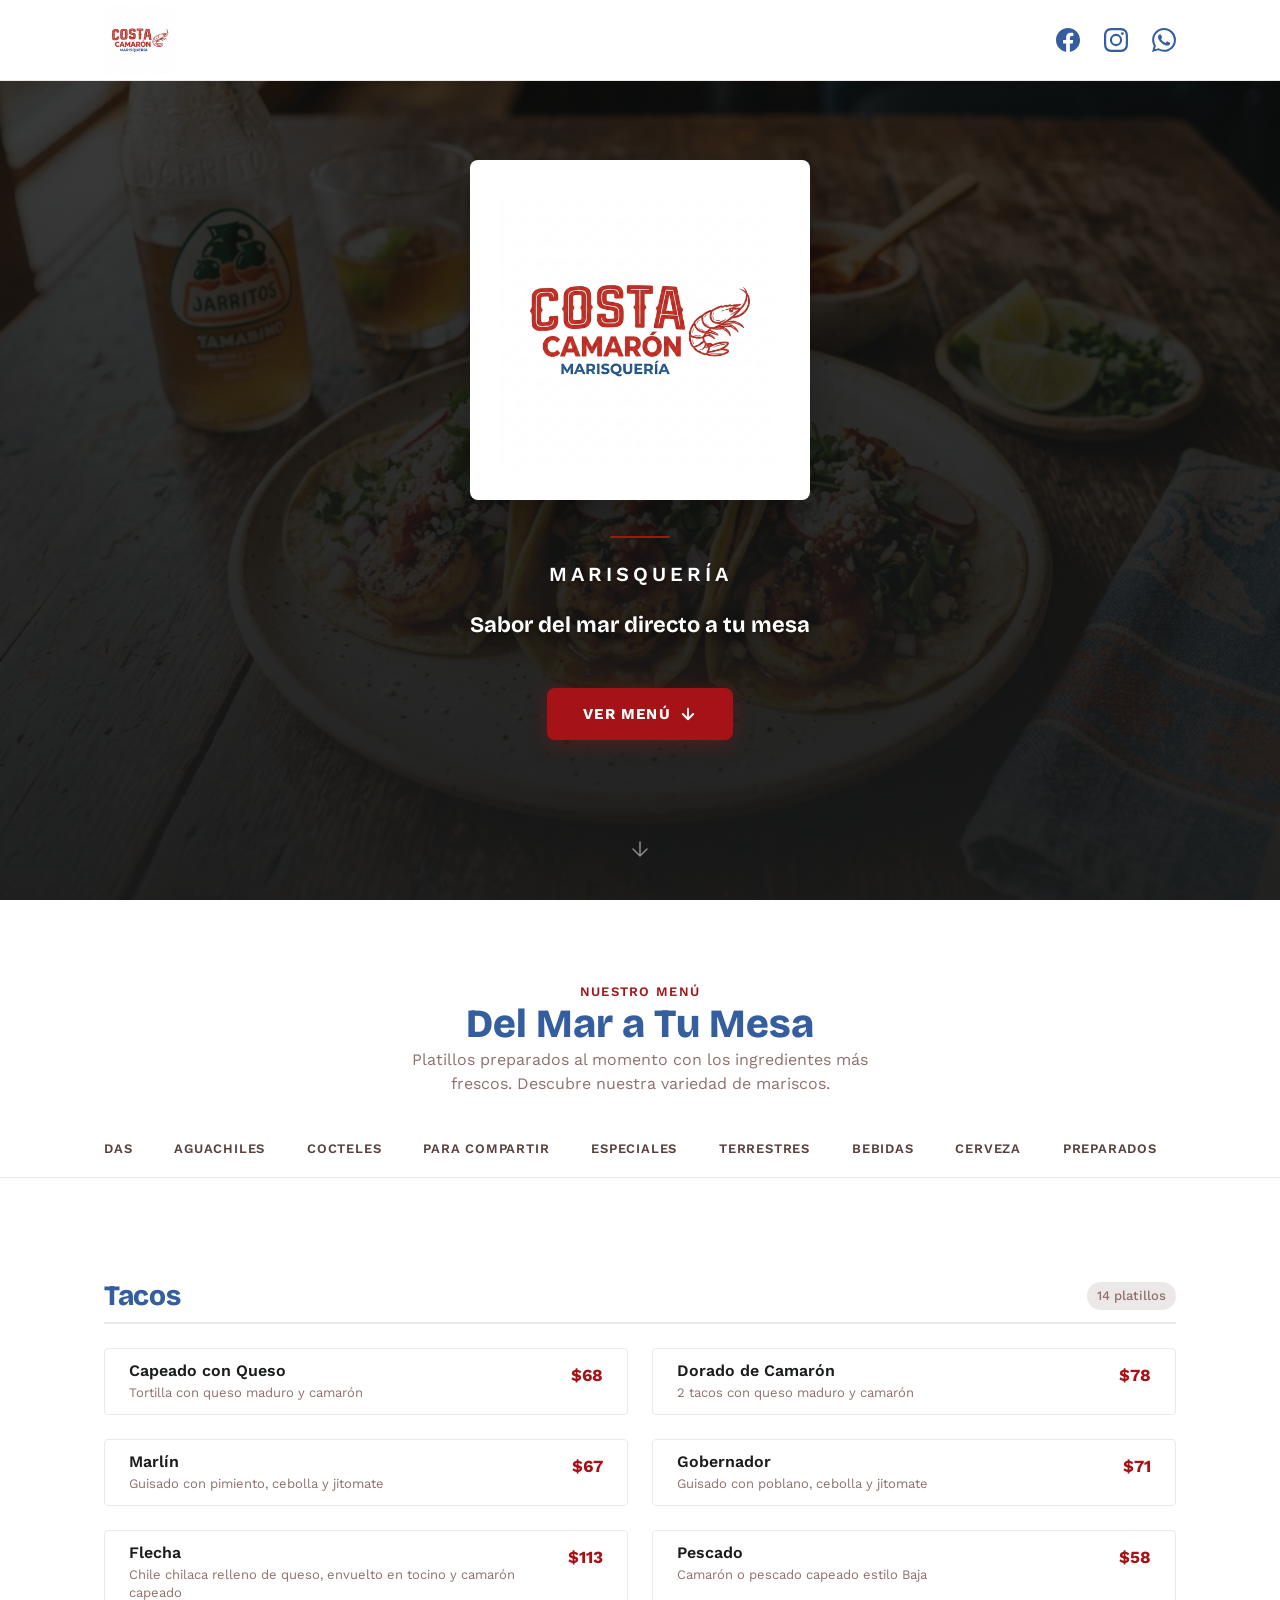
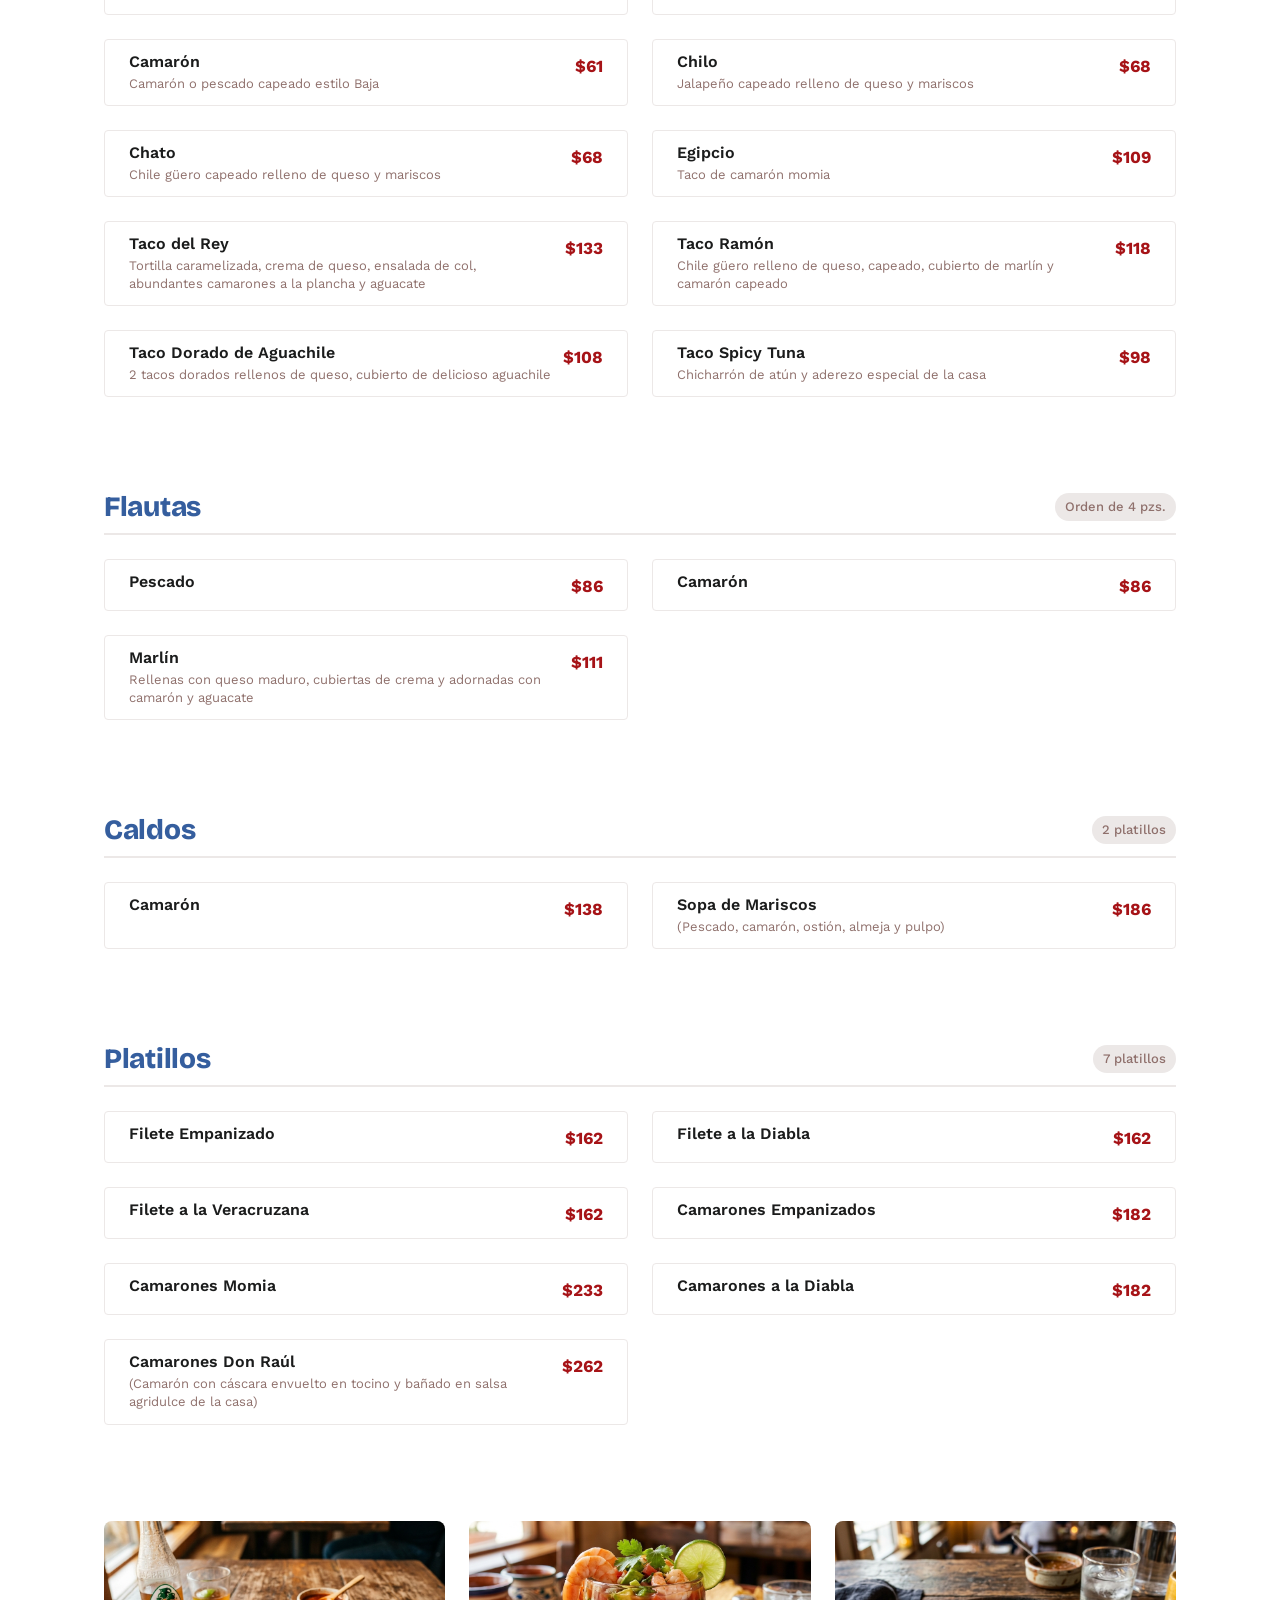
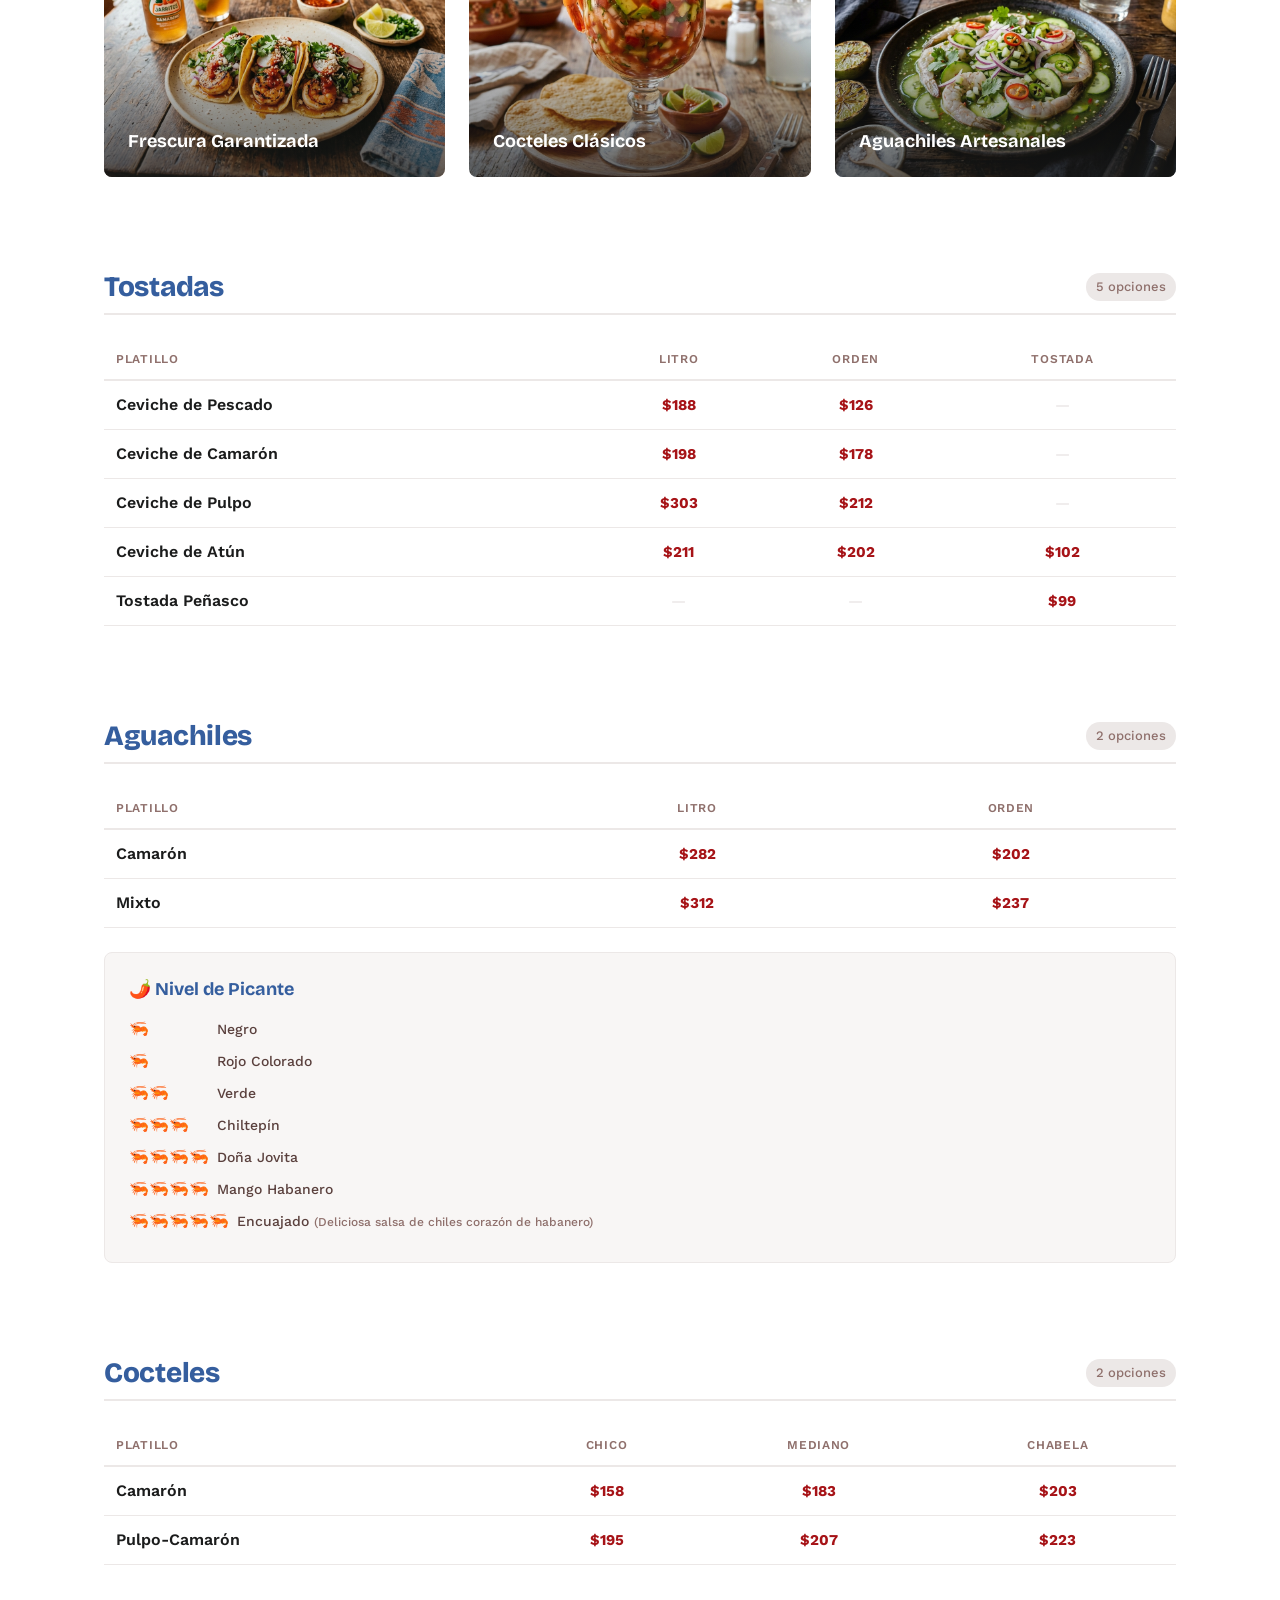
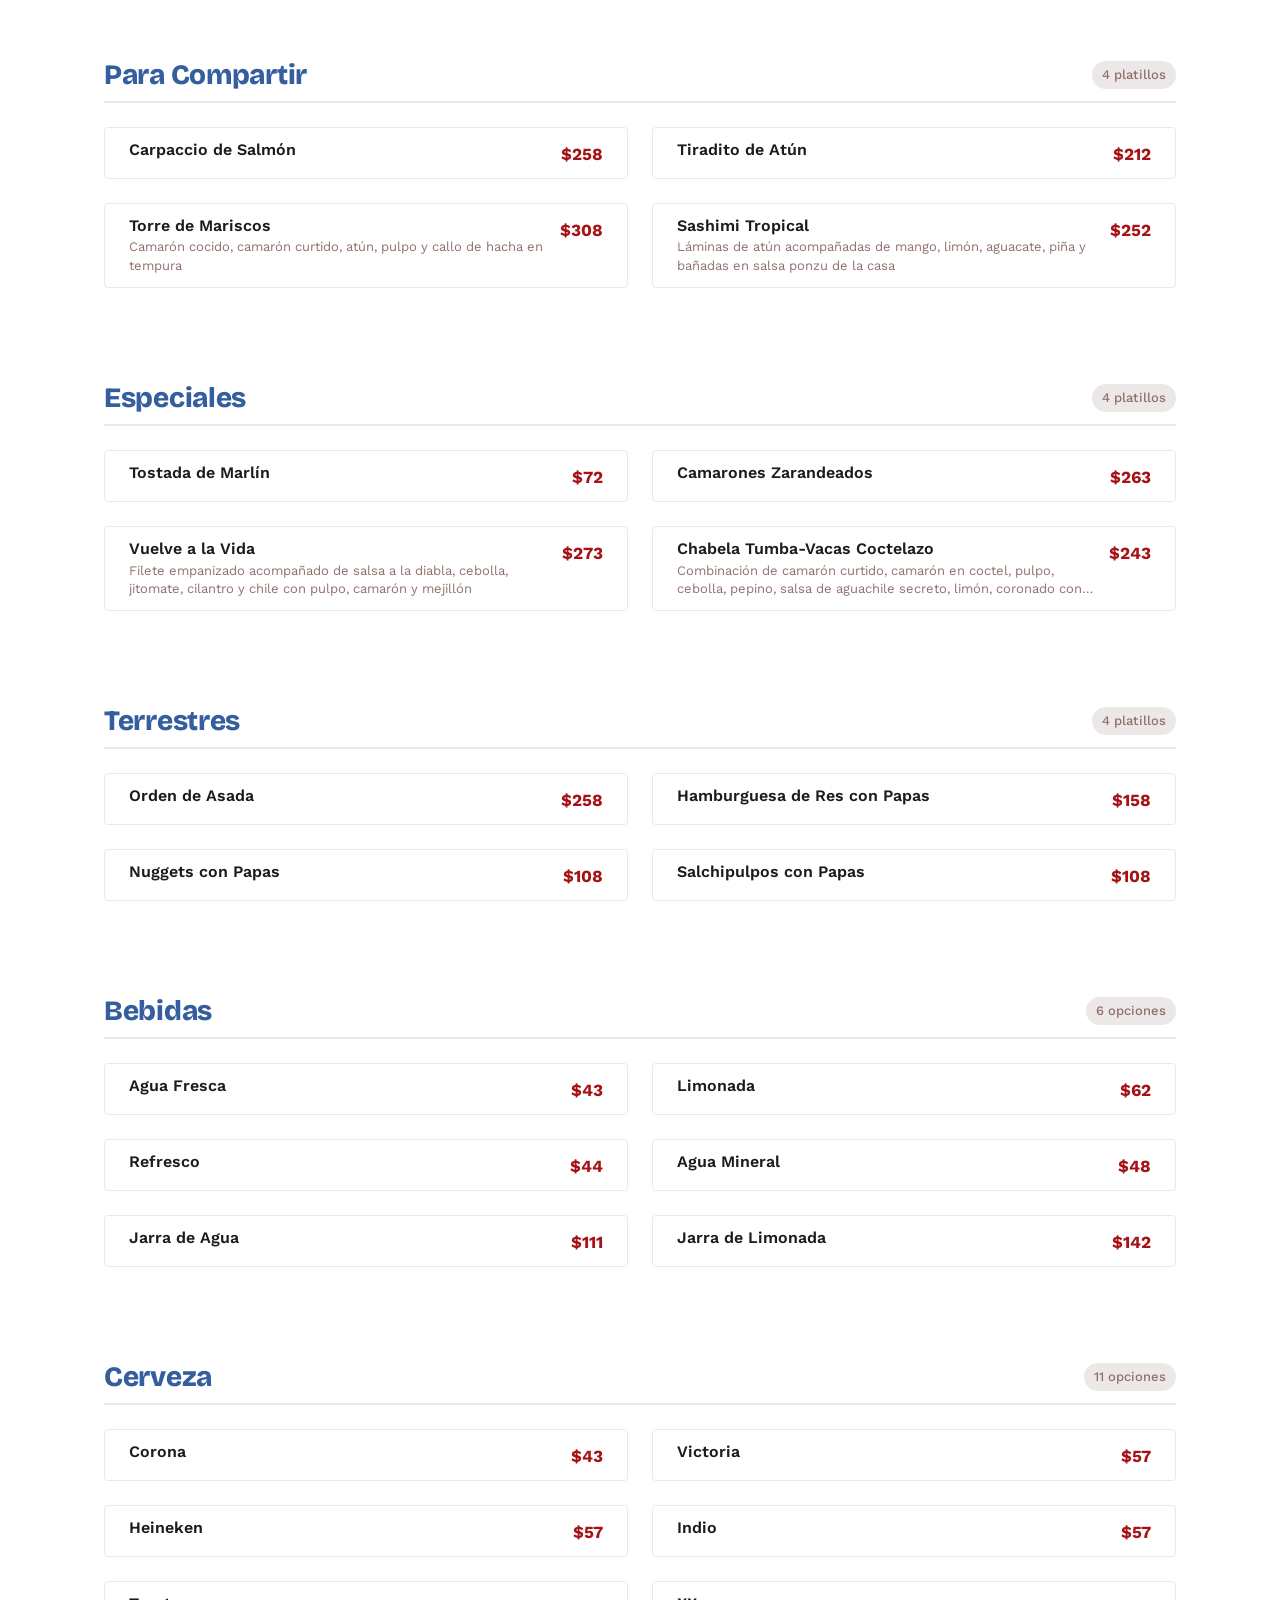
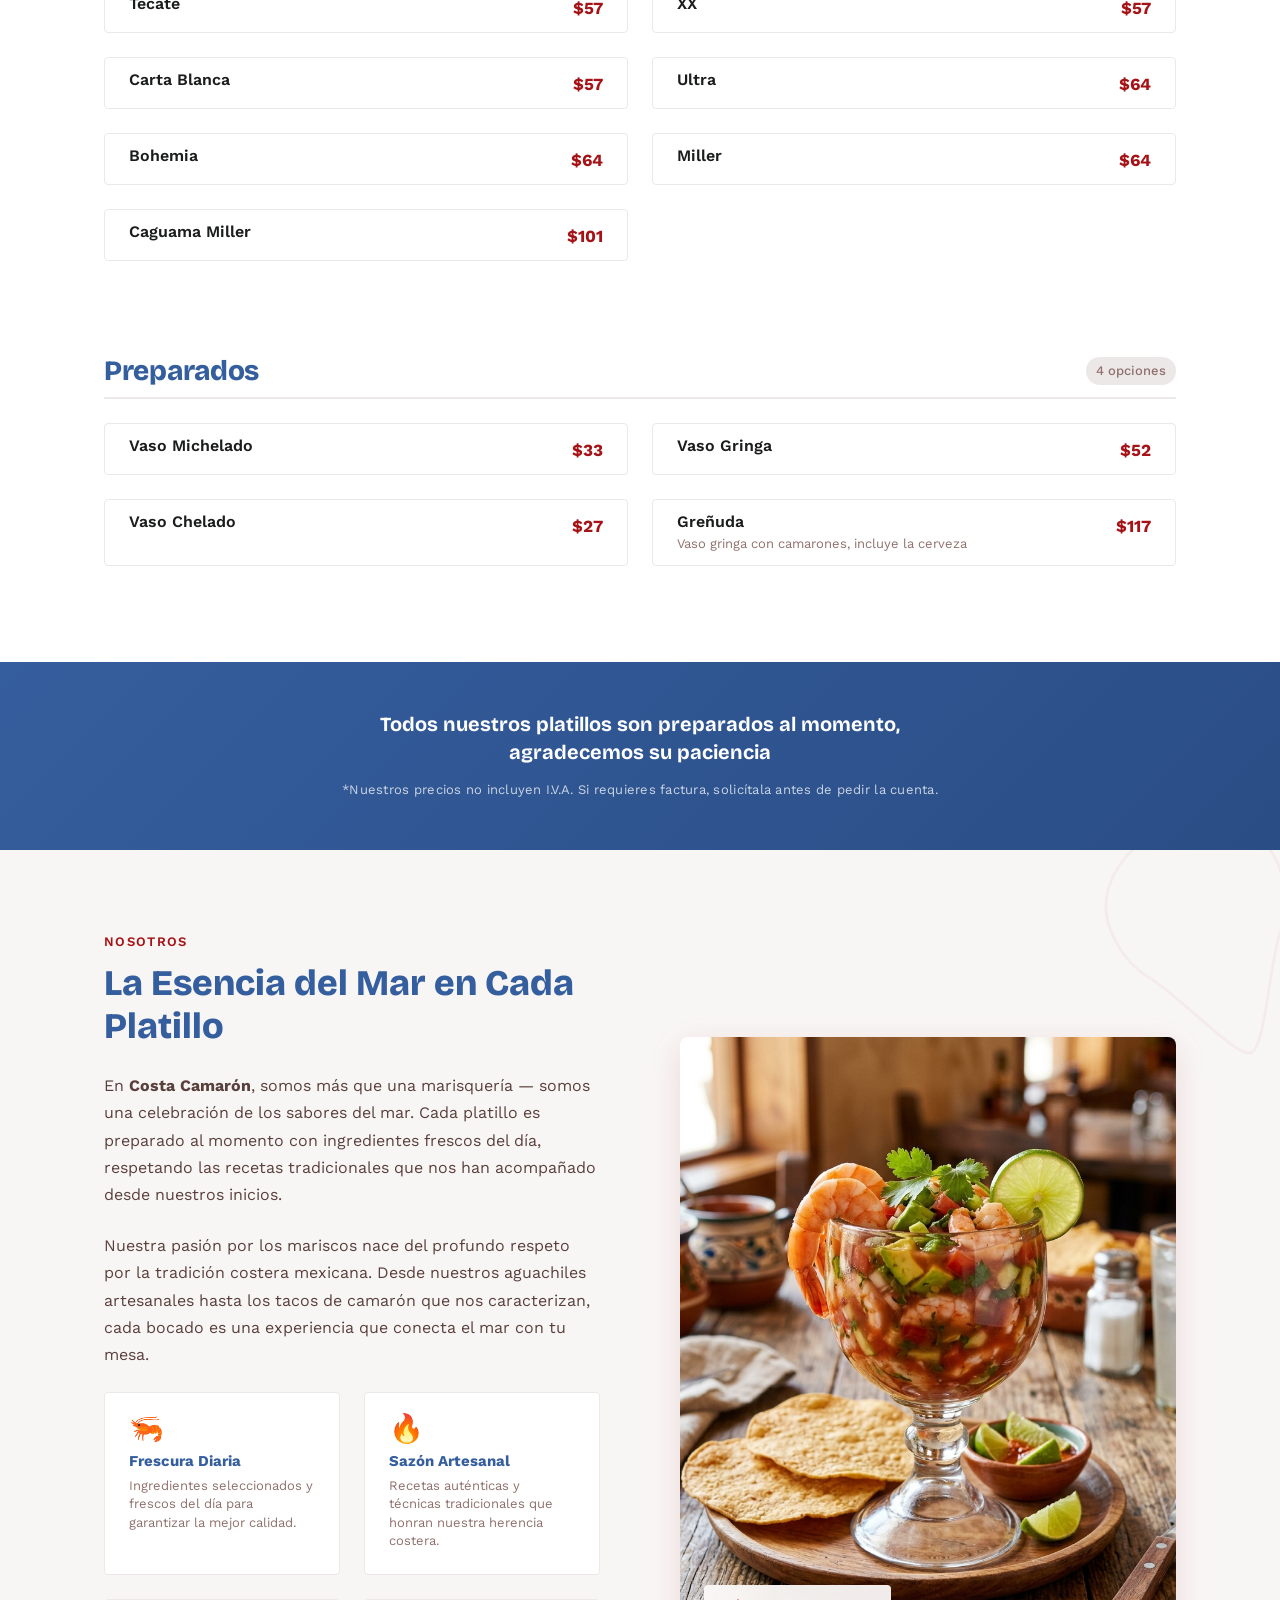
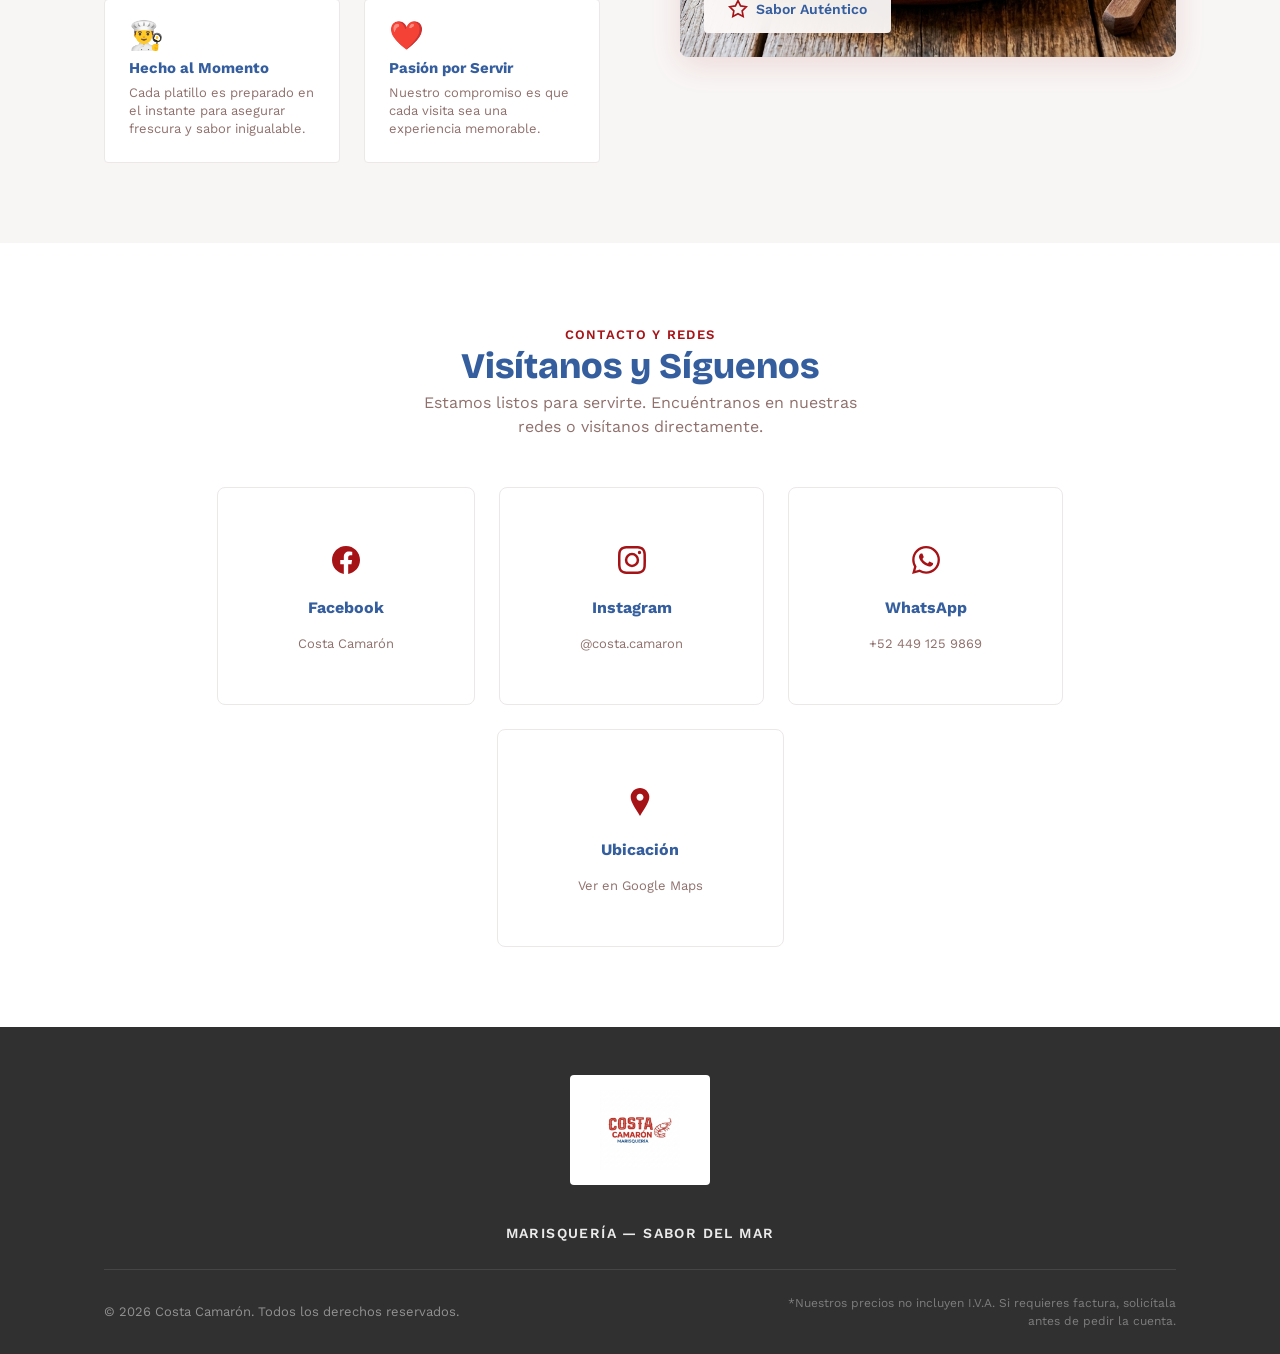
<file: index.html>
<!DOCTYPE html>
<html lang="es">
<head>
  <meta charset="UTF-8">
  <meta name="viewport" content="width=device-width, initial-scale=1.0">
  <title>Costa Camarón — Marisquería | Menú Digital</title>
  <meta name="description" content="Costa Camarón Marisquería — Los mejores mariscos frescos. Tacos, cocteles, aguachiles, ceviches y más. Consulta nuestro menú completo.">
  <link rel="icon" type="image/png" href="assets/favicon.png">
  <link rel="stylesheet" href="styles.css">
  <!-- Preconnect for Google Fonts -->
  <link rel="preconnect" href="https://fonts.googleapis.com">
  <link rel="preconnect" href="https://fonts.gstatic.com" crossorigin>
</head>
<body>

  <!-- ===== NAVIGATION ===== -->
  <nav class="nav" id="mainNav">
    <div class="container nav__inner">
      <a href="#hero">
        <img src="assets/logo.png" alt="Costa Camarón Marisquería" class="nav__logo">
      </a>
      <ul class="nav__links" id="navLinks">
        <li><a href="https://www.facebook.com/profile.php?id=100076208973053" target="_blank" aria-label="Facebook"><svg width="24" height="24" viewBox="0 0 24 24" fill="currentColor"><path d="M24 12.073c0-6.627-5.373-12-12-12s-12 5.373-12 12c0 5.99 4.388 10.954 10.125 11.854v-8.385H7.078v-3.47h3.047V9.43c0-3.007 1.792-4.669 4.533-4.669 1.312 0 2.686.235 2.686.235v2.953H15.83c-1.491 0-1.956.925-1.956 1.874v2.25h3.328l-.532 3.47h-2.796v8.385C19.612 23.027 24 18.062 24 12.073z"/></svg></a></li>
        <li><a href="https://www.instagram.com/costa.camaron/" target="_blank" aria-label="Instagram"><svg width="24" height="24" viewBox="0 0 24 24" fill="currentColor"><path d="M12 2.163c3.204 0 3.584.012 4.85.07 3.252.148 4.771 1.691 4.919 4.919.058 1.265.069 1.645.069 4.849 0 3.205-.012 3.584-.069 4.849-.149 3.225-1.664 4.771-4.919 4.919-1.266.058-1.644.07-4.85.07-3.204 0-3.584-.012-4.849-.07-3.26-.149-4.771-1.699-4.919-4.92-.058-1.265-.07-1.644-.07-4.849 0-3.204.013-3.583.07-4.849.149-3.227 1.664-4.771 4.919-4.919 1.266-.057 1.645-.069 4.849-.069zM12 0C8.741 0 8.333.014 7.053.072 2.695.272.273 2.69.073 7.052.014 8.333 0 8.741 0 12c0 3.259.014 3.668.072 4.948.2 4.358 2.618 6.78 6.98 6.98C8.333 23.986 8.741 24 12 24c3.259 0 3.668-.014 4.948-.072 4.354-.2 6.782-2.618 6.979-6.98.059-1.28.073-1.689.073-4.948 0-3.259-.014-3.667-.072-4.947-.196-4.354-2.617-6.78-6.979-6.98C15.668.014 15.259 0 12 0zm0 5.838a6.162 6.162 0 1 0 0 12.324 6.162 6.162 0 0 0 0-12.324zM12 16a4 4 0 1 1 0-8 4 4 0 0 1 0 8zm6.406-11.845a1.44 1.44 0 1 0 0 2.881 1.44 1.44 0 0 0 0-2.881z"/></svg></a></li>
        <li><a href="https://wa.me/524491259869" target="_blank" aria-label="WhatsApp"><svg width="24" height="24" viewBox="0 0 24 24" fill="currentColor"><path d="M17.472 14.382c-.297-.149-1.758-.867-2.03-.967-.273-.099-.471-.148-.67.15-.197.297-.767.966-.94 1.164-.173.199-.347.223-.644.075-.297-.15-1.255-.463-2.39-1.475-.883-.788-1.48-1.761-1.653-2.059-.173-.297-.018-.458.13-.606.134-.133.298-.347.446-.52.149-.174.198-.298.298-.497.099-.198.05-.371-.025-.52-.075-.149-.669-1.612-.916-2.207-.242-.579-.487-.5-.669-.51-.173-.008-.371-.01-.57-.01-.198 0-.52.074-.792.372-.272.297-1.04 1.016-1.04 2.479 0 1.462 1.065 2.875 1.213 3.074.149.198 2.096 3.2 5.077 4.487.709.306 1.262.489 1.694.625.712.227 1.36.195 1.871.118.571-.085 1.758-.719 2.006-1.413.248-.694.248-1.289.173-1.413-.074-.124-.272-.198-.57-.347m-5.421 7.403h-.004a9.87 9.87 0 01-5.031-1.378l-.361-.214-3.741.982.998-3.648-.235-.374a9.86 9.86 0 01-1.51-5.26c.001-5.45 4.436-9.884 9.888-9.884 2.64 0 5.122 1.03 6.988 2.898a9.825 9.825 0 012.893 6.994c-.003 5.45-4.437 9.884-9.885 9.884m8.413-18.297A11.815 11.815 0 0012.05 0C5.495 0 .16 5.335.157 11.892c0 2.096.547 4.142 1.588 5.945L.057 24l6.305-1.654a11.882 11.882 0 005.683 1.448h.005c6.554 0 11.89-5.335 11.893-11.893a11.821 11.821 0 00-3.48-8.413z"/></svg></a></li>
      </ul>
      <button class="nav__hamburger" id="hamburger" aria-label="Abrir menú de navegación">
        <span></span>
        <span></span>
        <span></span>
      </button>
    </div>
    <div class="nav__overlay" id="navOverlay"></div>
  </nav>

  <!-- ===== HERO SECTION ===== -->
  <header class="hero" id="hero">
    <div class="hero__bg">
      <img src="assets/hero.png" alt="Mariscos frescos Costa Camarón" loading="eager">
    </div>
    <div class="hero__overlay"></div>
    <div class="hero__content">
      <div class="hero__logo-badge">
        <img src="assets/logo.png" alt="Costa Camarón" class="hero__logo">
      </div>
      <div class="hero__divider"></div>
      <p class="hero__tagline">Marisquería</p>
      <h1 class="hero__subtitle">Sabor del mar directo a tu mesa</h1>
      <a href="#menu" class="hero__cta">
        Ver Menú
        <svg width="18" height="18" viewBox="0 0 24 24" fill="none" stroke="currentColor" stroke-width="2.5" stroke-linecap="round" stroke-linejoin="round"><path d="M12 5v14M19 12l-7 7-7-7"/></svg>
      </a>
    </div>
    <div class="hero__scroll-hint">
      <svg width="24" height="24" viewBox="0 0 24 24" fill="none" stroke="rgba(255,255,255,0.5)" stroke-width="1.5" stroke-linecap="round"><path d="M12 5v14M19 12l-7 7-7-7"/></svg>
    </div>
  </header>

  <!-- ===== MENU INTRO ===== -->
  <section class="menu-intro fade-in" id="menu">
    <div class="container">
      <p class="menu-intro__label">Nuestro Menú</p>
      <h2 class="menu-intro__title">Del Mar a Tu Mesa</h2>
      <p class="menu-intro__subtitle">Platillos preparados al momento con los ingredientes más frescos. Descubre nuestra variedad de mariscos.</p>
    </div>
  </section>

  <!-- ===== MENU CATEGORY TABS (Sticky) ===== -->
  <div class="menu-tabs" id="menuTabs">
    <div class="container">
      <div class="menu-tabs__inner" id="menuTabsInner">
        <button class="menu-tab active" data-target="tacos">Tacos</button>
        <button class="menu-tab" data-target="flautas">Flautas</button>
        <button class="menu-tab" data-target="caldos">Caldos</button>
        <button class="menu-tab" data-target="platillos">Platillos</button>
        <button class="menu-tab" data-target="tostadas">Tostadas</button>
        <button class="menu-tab" data-target="aguachiles">Aguachiles</button>
        <button class="menu-tab" data-target="cocteles">Cocteles</button>
        <button class="menu-tab" data-target="compartir">Para Compartir</button>
        <button class="menu-tab" data-target="especiales">Especiales</button>
        <button class="menu-tab" data-target="terrestres">Terrestres</button>
        <button class="menu-tab" data-target="bebidas">Bebidas</button>
        <button class="menu-tab" data-target="cerveza">Cerveza</button>
        <button class="menu-tab" data-target="preparados">Preparados</button>
      </div>
    </div>
  </div>

  <!-- ===== MENU CONTENT ===== -->
  <main class="menu-section">
    <div class="container">

      <!-- ========== TACOS ========== -->
      <section class="menu-category" id="tacos">
        <div class="category-header">
          <h2 class="category-header__title">Tacos</h2>
          <span class="category-header__count">14 platillos</span>
        </div>
        <div class="menu-items">
          <div class="menu-item">
            <div class="menu-item__info">
              <h3 class="menu-item__name">Capeado con Queso</h3>
              <p class="menu-item__desc">Tortilla con queso maduro y camarón</p>
            </div>
            <span class="menu-item__price">$68</span>
          </div>
          <div class="menu-item">
            <div class="menu-item__info">
              <h3 class="menu-item__name">Dorado de Camarón</h3>
              <p class="menu-item__desc">2 tacos con queso maduro y camarón</p>
            </div>
            <span class="menu-item__price">$78</span>
          </div>
          <div class="menu-item">
            <div class="menu-item__info">
              <h3 class="menu-item__name">Marlín</h3>
              <p class="menu-item__desc">Guisado con pimiento, cebolla y jitomate</p>
            </div>
            <span class="menu-item__price">$67</span>
          </div>
          <div class="menu-item">
            <div class="menu-item__info">
              <h3 class="menu-item__name">Gobernador</h3>
              <p class="menu-item__desc">Guisado con poblano, cebolla y jitomate</p>
            </div>
            <span class="menu-item__price">$71</span>
          </div>
          <div class="menu-item">
            <div class="menu-item__info">
              <h3 class="menu-item__name">Flecha</h3>
              <p class="menu-item__desc">Chile chilaca relleno de queso, envuelto en tocino y camarón capeado</p>
            </div>
            <span class="menu-item__price">$113</span>
          </div>
          <div class="menu-item">
            <div class="menu-item__info">
              <h3 class="menu-item__name">Pescado</h3>
              <p class="menu-item__desc">Camarón o pescado capeado estilo Baja</p>
            </div>
            <span class="menu-item__price">$58</span>
          </div>
          <div class="menu-item">
            <div class="menu-item__info">
              <h3 class="menu-item__name">Camarón</h3>
              <p class="menu-item__desc">Camarón o pescado capeado estilo Baja</p>
            </div>
            <span class="menu-item__price">$61</span>
          </div>
          <div class="menu-item">
            <div class="menu-item__info">
              <h3 class="menu-item__name">Chilo</h3>
              <p class="menu-item__desc">Jalapeño capeado relleno de queso y mariscos</p>
            </div>
            <span class="menu-item__price">$68</span>
          </div>
          <div class="menu-item">
            <div class="menu-item__info">
              <h3 class="menu-item__name">Chato</h3>
              <p class="menu-item__desc">Chile güero capeado relleno de queso y mariscos</p>
            </div>
            <span class="menu-item__price">$68</span>
          </div>
          <div class="menu-item">
            <div class="menu-item__info">
              <h3 class="menu-item__name">Egipcio</h3>
              <p class="menu-item__desc">Taco de camarón momia</p>
            </div>
            <span class="menu-item__price">$109</span>
          </div>
          <div class="menu-item">
            <div class="menu-item__info">
              <h3 class="menu-item__name">Taco del Rey</h3>
              <p class="menu-item__desc">Tortilla caramelizada, crema de queso, ensalada de col, abundantes camarones a la plancha y aguacate</p>
            </div>
            <span class="menu-item__price">$133</span>
          </div>
          <div class="menu-item">
            <div class="menu-item__info">
              <h3 class="menu-item__name">Taco Ramón</h3>
              <p class="menu-item__desc">Chile güero relleno de queso, capeado, cubierto de marlín y camarón capeado</p>
            </div>
            <span class="menu-item__price">$118</span>
          </div>
          <div class="menu-item">
            <div class="menu-item__info">
              <h3 class="menu-item__name">Taco Dorado de Aguachile</h3>
              <p class="menu-item__desc">2 tacos dorados rellenos de queso, cubierto de delicioso aguachile</p>
            </div>
            <span class="menu-item__price">$108</span>
          </div>
          <div class="menu-item">
            <div class="menu-item__info">
              <h3 class="menu-item__name">Taco Spicy Tuna</h3>
              <p class="menu-item__desc">Chicharrón de atún y aderezo especial de la casa</p>
            </div>
            <span class="menu-item__price">$98</span>
          </div>
        </div>
      </section>

      <!-- ========== FLAUTAS ========== -->
      <section class="menu-category" id="flautas">
        <div class="category-header">
          <h2 class="category-header__title">Flautas</h2>
          <span class="category-header__count">Orden de 4 pzs.</span>
        </div>
        <div class="menu-items">
          <div class="menu-item">
            <div class="menu-item__info">
              <h3 class="menu-item__name">Pescado</h3>
            </div>
            <span class="menu-item__price">$86</span>
          </div>
          <div class="menu-item">
            <div class="menu-item__info">
              <h3 class="menu-item__name">Camarón</h3>
            </div>
            <span class="menu-item__price">$86</span>
          </div>
          <div class="menu-item">
            <div class="menu-item__info">
              <h3 class="menu-item__name">Marlín</h3>
              <p class="menu-item__desc">Rellenas con queso maduro, cubiertas de crema y adornadas con camarón y aguacate</p>
            </div>
            <span class="menu-item__price">$111</span>
          </div>
        </div>
      </section>

      <!-- ========== CALDOS ========== -->
      <section class="menu-category" id="caldos">
        <div class="category-header">
          <h2 class="category-header__title">Caldos</h2>
          <span class="category-header__count">2 platillos</span>
        </div>
        <div class="menu-items">
          <div class="menu-item">
            <div class="menu-item__info">
              <h3 class="menu-item__name">Camarón</h3>
            </div>
            <span class="menu-item__price">$138</span>
          </div>
          <div class="menu-item">
            <div class="menu-item__info">
              <h3 class="menu-item__name">Sopa de Mariscos</h3>
              <p class="menu-item__desc">(Pescado, camarón, ostión, almeja y pulpo)</p>
            </div>
            <span class="menu-item__price">$186</span>
          </div>
        </div>
      </section>

      <!-- ========== PLATILLOS ========== -->
      <section class="menu-category" id="platillos">
        <div class="category-header">
          <h2 class="category-header__title">Platillos</h2>
          <span class="category-header__count">7 platillos</span>
        </div>
        <div class="menu-items">
          <div class="menu-item">
            <div class="menu-item__info">
              <h3 class="menu-item__name">Filete Empanizado</h3>
            </div>
            <span class="menu-item__price">$162</span>
          </div>
          <div class="menu-item">
            <div class="menu-item__info">
              <h3 class="menu-item__name">Filete a la Diabla</h3>
            </div>
            <span class="menu-item__price">$162</span>
          </div>
          <div class="menu-item">
            <div class="menu-item__info">
              <h3 class="menu-item__name">Filete a la Veracruzana</h3>
            </div>
            <span class="menu-item__price">$162</span>
          </div>
          <div class="menu-item">
            <div class="menu-item__info">
              <h3 class="menu-item__name">Camarones Empanizados</h3>
            </div>
            <span class="menu-item__price">$182</span>
          </div>
          <div class="menu-item">
            <div class="menu-item__info">
              <h3 class="menu-item__name">Camarones Momia</h3>
            </div>
            <span class="menu-item__price">$233</span>
          </div>
          <div class="menu-item">
            <div class="menu-item__info">
              <h3 class="menu-item__name">Camarones a la Diabla</h3>
            </div>
            <span class="menu-item__price">$182</span>
          </div>
          <div class="menu-item">
            <div class="menu-item__info">
              <h3 class="menu-item__name">Camarones Don Raúl</h3>
              <p class="menu-item__desc">(Camarón con cáscara envuelto en tocino y bañado en salsa agridulce de la casa)</p>
            </div>
            <span class="menu-item__price">$262</span>
          </div>
        </div>
      </section>

      <!-- ===== FEATURED IMAGES STRIP ===== -->
      <div class="featured-strip fade-in">
        <div class="featured-card">
          <img src="assets/hero.png" alt="Tacos de camarón" loading="lazy">
          <div class="featured-card__overlay">
            <span class="featured-card__label">Frescura Garantizada</span>
          </div>
        </div>
        <div class="featured-card">
          <img src="assets/coctel.png" alt="Coctel de camarón" loading="lazy">
          <div class="featured-card__overlay">
            <span class="featured-card__label">Cocteles Clásicos</span>
          </div>
        </div>
        <div class="featured-card">
          <img src="assets/aguachile.png" alt="Aguachile verde" loading="lazy">
          <div class="featured-card__overlay">
            <span class="featured-card__label">Aguachiles Artesanales</span>
          </div>
        </div>
      </div>

      <!-- ========== TOSTADAS ========== -->
      <section class="menu-category" id="tostadas">
        <div class="category-header">
          <h2 class="category-header__title">Tostadas</h2>
          <span class="category-header__count">5 opciones</span>
        </div>
        <table class="menu-table">
          <thead>
            <tr>
              <th>Platillo</th>
              <th>Litro</th>
              <th>Orden</th>
              <th>Tostada</th>
            </tr>
          </thead>
          <tbody>
            <tr>
              <td>Ceviche de Pescado</td>
              <td>$188</td>
              <td>$126</td>
              <td><span class="no-price">—</span></td>
            </tr>
            <tr>
              <td>Ceviche de Camarón</td>
              <td>$198</td>
              <td>$178</td>
              <td><span class="no-price">—</span></td>
            </tr>
            <tr>
              <td>Ceviche de Pulpo</td>
              <td>$303</td>
              <td>$212</td>
              <td><span class="no-price">—</span></td>
            </tr>
            <tr>
              <td>Ceviche de Atún</td>
              <td>$211</td>
              <td>$202</td>
              <td>$102</td>
            </tr>
            <tr>
              <td>Tostada Peñasco</td>
              <td><span class="no-price">—</span></td>
              <td><span class="no-price">—</span></td>
              <td>$99</td>
            </tr>
          </tbody>
        </table>
      </section>

      <!-- ========== AGUACHILES ========== -->
      <section class="menu-category" id="aguachiles">
        <div class="category-header">
          <h2 class="category-header__title">Aguachiles</h2>
          <span class="category-header__count">2 opciones</span>
        </div>
        <table class="menu-table">
          <thead>
            <tr>
              <th>Platillo</th>
              <th>Litro</th>
              <th>Orden</th>
            </tr>
          </thead>
          <tbody>
            <tr>
              <td>Camarón</td>
              <td>$282</td>
              <td>$202</td>
            </tr>
            <tr>
              <td>Mixto</td>
              <td>$312</td>
              <td>$237</td>
            </tr>
          </tbody>
        </table>

        <!-- Spice Level Guide -->
        <div class="spice-levels">
          <h3 class="spice-levels__title">🌶️ Nivel de Picante</h3>
          <div class="spice-level">
            <div class="spice-level__icons">🦐</div>
            <span class="spice-level__name">Negro</span>
          </div>
          <div class="spice-level">
            <div class="spice-level__icons">🦐</div>
            <span class="spice-level__name">Rojo Colorado</span>
          </div>
          <div class="spice-level">
            <div class="spice-level__icons">🦐🦐</div>
            <span class="spice-level__name">Verde</span>
          </div>
          <div class="spice-level">
            <div class="spice-level__icons">🦐🦐🦐</div>
            <span class="spice-level__name">Chiltepín</span>
          </div>
          <div class="spice-level">
            <div class="spice-level__icons">🦐🦐🦐🦐</div>
            <span class="spice-level__name">Doña Jovita</span>
          </div>
          <div class="spice-level">
            <div class="spice-level__icons">🦐🦐🦐🦐</div>
            <span class="spice-level__name">Mango Habanero</span>
          </div>
          <div class="spice-level">
            <div class="spice-level__icons">🦐🦐🦐🦐🦐</div>
            <span class="spice-level__name">Encuajado <span style="font-size:12px; color:var(--outline);">(Deliciosa salsa de chiles corazón de habanero)</span></span>
          </div>
        </div>
      </section>

      <!-- ========== COCTELES ========== -->
      <section class="menu-category" id="cocteles">
        <div class="category-header">
          <h2 class="category-header__title">Cocteles</h2>
          <span class="category-header__count">2 opciones</span>
        </div>
        <table class="menu-table">
          <thead>
            <tr>
              <th>Platillo</th>
              <th>Chico</th>
              <th>Mediano</th>
              <th>Chabela</th>
            </tr>
          </thead>
          <tbody>
            <tr>
              <td>Camarón</td>
              <td>$158</td>
              <td>$183</td>
              <td>$203</td>
            </tr>
            <tr>
              <td>Pulpo-Camarón</td>
              <td>$195</td>
              <td>$207</td>
              <td>$223</td>
            </tr>
          </tbody>
        </table>
      </section>

      <!-- ========== PARA COMPARTIR ========== -->
      <section class="menu-category" id="compartir">
        <div class="category-header">
          <h2 class="category-header__title">Para Compartir</h2>
          <span class="category-header__count">4 platillos</span>
        </div>
        <div class="menu-items">
          <div class="menu-item">
            <div class="menu-item__info">
              <h3 class="menu-item__name">Carpaccio de Salmón</h3>
            </div>
            <span class="menu-item__price">$258</span>
          </div>
          <div class="menu-item">
            <div class="menu-item__info">
              <h3 class="menu-item__name">Tiradito de Atún</h3>
            </div>
            <span class="menu-item__price">$212</span>
          </div>
          <div class="menu-item">
            <div class="menu-item__info">
              <h3 class="menu-item__name">Torre de Mariscos</h3>
              <p class="menu-item__desc">Camarón cocido, camarón curtido, atún, pulpo y callo de hacha en tempura</p>
            </div>
            <span class="menu-item__price">$308</span>
          </div>
          <div class="menu-item">
            <div class="menu-item__info">
              <h3 class="menu-item__name">Sashimi Tropical</h3>
              <p class="menu-item__desc">Láminas de atún acompañadas de mango, limón, aguacate, piña y bañadas en salsa ponzu de la casa</p>
            </div>
            <span class="menu-item__price">$252</span>
          </div>
        </div>
      </section>

      <!-- ========== ESPECIALES ========== -->
      <section class="menu-category" id="especiales">
        <div class="category-header">
          <h2 class="category-header__title">Especiales</h2>
          <span class="category-header__count">4 platillos</span>
        </div>
        <div class="menu-items">
          <div class="menu-item">
            <div class="menu-item__info">
              <h3 class="menu-item__name">Tostada de Marlín</h3>
            </div>
            <span class="menu-item__price">$72</span>
          </div>
          <div class="menu-item">
            <div class="menu-item__info">
              <h3 class="menu-item__name">Camarones Zarandeados</h3>
            </div>
            <span class="menu-item__price">$263</span>
          </div>
          <div class="menu-item">
            <div class="menu-item__info">
              <h3 class="menu-item__name">Vuelve a la Vida</h3>
              <p class="menu-item__desc">Filete empanizado acompañado de salsa a la diabla, cebolla, jitomate, cilantro y chile con pulpo, camarón y mejillón</p>
            </div>
            <span class="menu-item__price">$273</span>
          </div>
          <div class="menu-item">
            <div class="menu-item__info">
              <h3 class="menu-item__name">Chabela Tumba-Vacas Coctelazo</h3>
              <p class="menu-item__desc">Combinación de camarón curtido, camarón en coctel, pulpo, cebolla, pepino, salsa de aguachile secreto, limón, coronado con aguacate; ¡ideal para crudos!</p>
            </div>
            <span class="menu-item__price">$243</span>
          </div>
        </div>
      </section>

      <!-- ========== TERRESTRES ========== -->
      <section class="menu-category" id="terrestres">
        <div class="category-header">
          <h2 class="category-header__title">Terrestres</h2>
          <span class="category-header__count">4 platillos</span>
        </div>
        <div class="menu-items">
          <div class="menu-item">
            <div class="menu-item__info">
              <h3 class="menu-item__name">Orden de Asada</h3>
            </div>
            <span class="menu-item__price">$258</span>
          </div>
          <div class="menu-item">
            <div class="menu-item__info">
              <h3 class="menu-item__name">Hamburguesa de Res con Papas</h3>
            </div>
            <span class="menu-item__price">$158</span>
          </div>
          <div class="menu-item">
            <div class="menu-item__info">
              <h3 class="menu-item__name">Nuggets con Papas</h3>
            </div>
            <span class="menu-item__price">$108</span>
          </div>
          <div class="menu-item">
            <div class="menu-item__info">
              <h3 class="menu-item__name">Salchipulpos con Papas</h3>
            </div>
            <span class="menu-item__price">$108</span>
          </div>
        </div>
      </section>

      <!-- ========== BEBIDAS ========== -->
      <section class="menu-category" id="bebidas">
        <div class="category-header">
          <h2 class="category-header__title">Bebidas</h2>
          <span class="category-header__count">6 opciones</span>
        </div>
        <div class="menu-items">
          <div class="menu-item">
            <div class="menu-item__info">
              <h3 class="menu-item__name">Agua Fresca</h3>
            </div>
            <span class="menu-item__price">$43</span>
          </div>
          <div class="menu-item">
            <div class="menu-item__info">
              <h3 class="menu-item__name">Limonada</h3>
            </div>
            <span class="menu-item__price">$62</span>
          </div>
          <div class="menu-item">
            <div class="menu-item__info">
              <h3 class="menu-item__name">Refresco</h3>
            </div>
            <span class="menu-item__price">$44</span>
          </div>
          <div class="menu-item">
            <div class="menu-item__info">
              <h3 class="menu-item__name">Agua Mineral</h3>
            </div>
            <span class="menu-item__price">$48</span>
          </div>
          <div class="menu-item">
            <div class="menu-item__info">
              <h3 class="menu-item__name">Jarra de Agua</h3>
            </div>
            <span class="menu-item__price">$111</span>
          </div>
          <div class="menu-item">
            <div class="menu-item__info">
              <h3 class="menu-item__name">Jarra de Limonada</h3>
            </div>
            <span class="menu-item__price">$142</span>
          </div>
        </div>
      </section>

      <!-- ========== CERVEZA ========== -->
      <section class="menu-category" id="cerveza">
        <div class="category-header">
          <h2 class="category-header__title">Cerveza</h2>
          <span class="category-header__count">11 opciones</span>
        </div>
        <div class="menu-items">
          <div class="menu-item">
            <div class="menu-item__info">
              <h3 class="menu-item__name">Corona</h3>
            </div>
            <span class="menu-item__price">$43</span>
          </div>
          <div class="menu-item">
            <div class="menu-item__info">
              <h3 class="menu-item__name">Victoria</h3>
            </div>
            <span class="menu-item__price">$57</span>
          </div>
          <div class="menu-item">
            <div class="menu-item__info">
              <h3 class="menu-item__name">Heineken</h3>
            </div>
            <span class="menu-item__price">$57</span>
          </div>
          <div class="menu-item">
            <div class="menu-item__info">
              <h3 class="menu-item__name">Indio</h3>
            </div>
            <span class="menu-item__price">$57</span>
          </div>
          <div class="menu-item">
            <div class="menu-item__info">
              <h3 class="menu-item__name">Tecate</h3>
            </div>
            <span class="menu-item__price">$57</span>
          </div>
          <div class="menu-item">
            <div class="menu-item__info">
              <h3 class="menu-item__name">XX</h3>
            </div>
            <span class="menu-item__price">$57</span>
          </div>
          <div class="menu-item">
            <div class="menu-item__info">
              <h3 class="menu-item__name">Carta Blanca</h3>
            </div>
            <span class="menu-item__price">$57</span>
          </div>
          <div class="menu-item">
            <div class="menu-item__info">
              <h3 class="menu-item__name">Ultra</h3>
            </div>
            <span class="menu-item__price">$64</span>
          </div>
          <div class="menu-item">
            <div class="menu-item__info">
              <h3 class="menu-item__name">Bohemia</h3>
            </div>
            <span class="menu-item__price">$64</span>
          </div>
          <div class="menu-item">
            <div class="menu-item__info">
              <h3 class="menu-item__name">Miller</h3>
            </div>
            <span class="menu-item__price">$64</span>
          </div>
          <div class="menu-item">
            <div class="menu-item__info">
              <h3 class="menu-item__name">Caguama Miller</h3>
            </div>
            <span class="menu-item__price">$101</span>
          </div>
        </div>
      </section>

      <!-- ========== PREPARADOS ========== -->
      <section class="menu-category" id="preparados">
        <div class="category-header">
          <h2 class="category-header__title">Preparados</h2>
          <span class="category-header__count">4 opciones</span>
        </div>
        <div class="menu-items">
          <div class="menu-item">
            <div class="menu-item__info">
              <h3 class="menu-item__name">Vaso Michelado</h3>
            </div>
            <span class="menu-item__price">$33</span>
          </div>
          <div class="menu-item">
            <div class="menu-item__info">
              <h3 class="menu-item__name">Vaso Gringa</h3>
            </div>
            <span class="menu-item__price">$52</span>
          </div>
          <div class="menu-item">
            <div class="menu-item__info">
              <h3 class="menu-item__name">Vaso Chelado</h3>
            </div>
            <span class="menu-item__price">$27</span>
          </div>
          <div class="menu-item">
            <div class="menu-item__info">
              <h3 class="menu-item__name">Greñuda</h3>
              <p class="menu-item__desc">Vaso gringa con camarones, incluye la cerveza</p>
            </div>
            <span class="menu-item__price">$117</span>
          </div>
        </div>
      </section>

    </div>
  </main>

  <!-- ===== NOTICE BANNER ===== -->
  <div class="notice-banner fade-in">
    <p class="notice-banner__text">Todos nuestros platillos son preparados al momento, agradecemos su paciencia</p>
    <p class="notice-banner__sub">*Nuestros precios no incluyen I.V.A. Si requieres factura, solicítala antes de pedir la cuenta.</p>
  </div>

  <!-- ===== NOSOTROS SECTION ===== -->
  <section class="nosotros" id="nosotros">
    <div class="container nosotros__inner">
      <div class="nosotros__text-content fade-in-left">
        <p class="nosotros__label">Nosotros</p>
        <h2 class="nosotros__title">La Esencia del Mar en Cada Platillo</h2>
        <p class="nosotros__text">
          En <strong>Costa Camarón</strong>, somos más que una marisquería — somos una celebración de los sabores del mar. Cada platillo es preparado al momento con ingredientes frescos del día, respetando las recetas tradicionales que nos han acompañado desde nuestros inicios.
        </p>
        <p class="nosotros__text">
          Nuestra pasión por los mariscos nace del profundo respeto por la tradición costera mexicana. Desde nuestros aguachiles artesanales hasta los tacos de camarón que nos caracterizan, cada bocado es una experiencia que conecta el mar con tu mesa.
        </p>
        <div class="nosotros__values">
          <div class="value-card">
            <div class="value-card__icon">🦐</div>
            <h3 class="value-card__title">Frescura Diaria</h3>
            <p class="value-card__desc">Ingredientes seleccionados y frescos del día para garantizar la mejor calidad.</p>
          </div>
          <div class="value-card">
            <div class="value-card__icon">🔥</div>
            <h3 class="value-card__title">Sazón Artesanal</h3>
            <p class="value-card__desc">Recetas auténticas y técnicas tradicionales que honran nuestra herencia costera.</p>
          </div>
          <div class="value-card">
            <div class="value-card__icon">👨‍🍳</div>
            <h3 class="value-card__title">Hecho al Momento</h3>
            <p class="value-card__desc">Cada platillo es preparado en el instante para asegurar frescura y sabor inigualable.</p>
          </div>
          <div class="value-card">
            <div class="value-card__icon">❤️</div>
            <h3 class="value-card__title">Pasión por Servir</h3>
            <p class="value-card__desc">Nuestro compromiso es que cada visita sea una experiencia memorable.</p>
          </div>
        </div>
      </div>
      <div class="nosotros__visual fade-in-right">
        <div class="nosotros__image-container">
          <img src="assets/coctel.png" alt="Coctel de camarón Costa Camarón" loading="lazy">
          <div class="nosotros__image-badge">
            <svg width="20" height="20" viewBox="0 0 24 24" fill="none" stroke="#a61317" stroke-width="2" stroke-linecap="round"><polygon points="12 2 15.09 8.26 22 9.27 17 14.14 18.18 21.02 12 17.77 5.82 21.02 7 14.14 2 9.27 8.91 8.26 12 2"/></svg>
            <span>Sabor Auténtico</span>
          </div>
        </div>
      </div>
    </div>
    <!-- Decorative shrimp background -->
    <svg class="nosotros__bg-accent" viewBox="0 0 200 200" fill="none" stroke="currentColor" stroke-width="2" opacity="0.04" color="#a61317">
      <path d="M100 20c-30 0-60 20-60 50 0 15 5 30 15 42 15 20 35 68 45 68s30-48 45-68c10-12 15-27 15-42 0-30-30-50-60-50z"/>
    </svg>
  </section>

  <!-- ===== REDES (Social Media) SECTION ===== -->
  <section class="redes" id="redes">
    <div class="container">
      <p class="redes__label fade-in">Contacto y Redes</p>
      <h2 class="redes__title fade-in">Visítanos y Síguenos</h2>
      <p class="redes__subtitle fade-in">Estamos listos para servirte. Encuéntranos en nuestras redes o visítanos directamente.</p>
      <div class="redes__grid">
        <!-- Facebook -->
        <a href="https://www.facebook.com/profile.php?id=100076208973053" target="_blank" rel="noopener noreferrer" class="social-card fade-in">
          <div class="social-card__icon">
            <svg viewBox="0 0 24 24" fill="currentColor"><path d="M24 12.073c0-6.627-5.373-12-12-12s-12 5.373-12 12c0 5.99 4.388 10.954 10.125 11.854v-8.385H7.078v-3.47h3.047V9.43c0-3.007 1.792-4.669 4.533-4.669 1.312 0 2.686.235 2.686.235v2.953H15.83c-1.491 0-1.956.925-1.956 1.874v2.25h3.328l-.532 3.47h-2.796v8.385C19.612 23.027 24 18.062 24 12.073z"/></svg>
          </div>
          <span class="social-card__name">Facebook</span>
          <span class="social-card__handle">Costa Camarón</span>
        </a>
        <!-- Instagram -->
        <a href="https://www.instagram.com/costa.camaron/" target="_blank" rel="noopener noreferrer" class="social-card fade-in">
          <div class="social-card__icon">
            <svg viewBox="0 0 24 24" fill="currentColor"><path d="M12 2.163c3.204 0 3.584.012 4.85.07 3.252.148 4.771 1.691 4.919 4.919.058 1.265.069 1.645.069 4.849 0 3.205-.012 3.584-.069 4.849-.149 3.225-1.664 4.771-4.919 4.919-1.266.058-1.644.07-4.85.07-3.204 0-3.584-.012-4.849-.07-3.26-.149-4.771-1.699-4.919-4.92-.058-1.265-.07-1.644-.07-4.849 0-3.204.013-3.583.07-4.849.149-3.227 1.664-4.771 4.919-4.919 1.266-.057 1.645-.069 4.849-.069zM12 0C8.741 0 8.333.014 7.053.072 2.695.272.273 2.69.073 7.052.014 8.333 0 8.741 0 12c0 3.259.014 3.668.072 4.948.2 4.358 2.618 6.78 6.98 6.98C8.333 23.986 8.741 24 12 24c3.259 0 3.668-.014 4.948-.072 4.354-.2 6.782-2.618 6.979-6.98.059-1.28.073-1.689.073-4.948 0-3.259-.014-3.667-.072-4.947-.196-4.354-2.617-6.78-6.979-6.98C15.668.014 15.259 0 12 0zm0 5.838a6.162 6.162 0 1 0 0 12.324 6.162 6.162 0 0 0 0-12.324zM12 16a4 4 0 1 1 0-8 4 4 0 0 1 0 8zm6.406-11.845a1.44 1.44 0 1 0 0 2.881 1.44 1.44 0 0 0 0-2.881z"/></svg>
          </div>
          <span class="social-card__name">Instagram</span>
          <span class="social-card__handle">@costa.camaron</span>
        </a>
        <!-- WhatsApp -->
        <a href="https://wa.me/524491259869" target="_blank" rel="noopener noreferrer" class="social-card fade-in">
          <div class="social-card__icon">
            <svg viewBox="0 0 24 24" fill="currentColor"><path d="M17.472 14.382c-.297-.149-1.758-.867-2.03-.967-.273-.099-.471-.148-.67.15-.197.297-.767.966-.94 1.164-.173.199-.347.223-.644.075-.297-.15-1.255-.463-2.39-1.475-.883-.788-1.48-1.761-1.653-2.059-.173-.297-.018-.458.13-.606.134-.133.298-.347.446-.52.149-.174.198-.298.298-.497.099-.198.05-.371-.025-.52-.075-.149-.669-1.612-.916-2.207-.242-.579-.487-.5-.669-.51-.173-.008-.371-.01-.57-.01-.198 0-.52.074-.792.372-.272.297-1.04 1.016-1.04 2.479 0 1.462 1.065 2.875 1.213 3.074.149.198 2.096 3.2 5.077 4.487.709.306 1.262.489 1.694.625.712.227 1.36.195 1.871.118.571-.085 1.758-.719 2.006-1.413.248-.694.248-1.289.173-1.413-.074-.124-.272-.198-.57-.347m-5.421 7.403h-.004a9.87 9.87 0 01-5.031-1.378l-.361-.214-3.741.982.998-3.648-.235-.374a9.86 9.86 0 01-1.51-5.26c.001-5.45 4.436-9.884 9.888-9.884 2.64 0 5.122 1.03 6.988 2.898a9.825 9.825 0 012.893 6.994c-.003 5.45-4.437 9.884-9.885 9.884m8.413-18.297A11.815 11.815 0 0012.05 0C5.495 0 .16 5.335.157 11.892c0 2.096.547 4.142 1.588 5.945L.057 24l6.305-1.654a11.882 11.882 0 005.683 1.448h.005c6.554 0 11.89-5.335 11.893-11.893a11.821 11.821 0 00-3.48-8.413z"/></svg>
          </div>
          <span class="social-card__name">WhatsApp</span>
          <span class="social-card__handle">+52 449 125 9869</span>
        </a>
        <!-- Google Maps -->
        <a href="https://www.google.com/maps/place/Costa+Camar%C3%B3n/@21.9110908,-102.3313939,17z/data=!3m1!4b1!4m6!3m5!1s0x8429efbf9927a8cb:0x940bfd4f4219c4e0!8m2!3d21.9110908!4d-102.328819!16s%2Fg%2F11sh1wrdxh?entry=ttu&g_ep=EgoyMDI2MDUyMC4wIKXMDSoASAFQAw%3D%3D" target="_blank" rel="noopener noreferrer" class="social-card fade-in">
          <div class="social-card__icon">
            <svg viewBox="0 0 24 24" fill="currentColor"><path d="M12 0C7.802 0 4 3.403 4 7.602c0 4.198 3.469 9.21 8 16.398 4.531-7.188 8-12.2 8-16.398C20 3.403 16.199 0 12 0zm0 11c-1.657 0-3-1.343-3-3s1.343-3 3-3 3 1.343 3 3-1.343 3-3 3z"/></svg>
          </div>
          <span class="social-card__name">Ubicación</span>
          <span class="social-card__handle">Ver en Google Maps</span>
        </a>
      </div>
    </div>
  </section>

  <!-- ===== FOOTER ===== -->
  <footer class="footer">
    <div class="container footer__inner">
      <div class="footer__logo-badge">
        <img src="assets/logo.png" alt="Costa Camarón" class="footer__logo">
      </div>
      <p class="footer__tagline">Marisquería — Sabor del Mar</p>
      <div class="footer__divider"></div>
      <div class="footer__bottom">
        <p class="footer__copy">&copy; 2026 Costa Camarón. Todos los derechos reservados.</p>
        <p class="footer__legal">*Nuestros precios no incluyen I.V.A. Si requieres factura, solicítala antes de pedir la cuenta.</p>
      </div>
    </div>
  </footer>

  <!-- ===== BACK TO TOP ===== -->
  <button class="back-to-top" id="backToTop" aria-label="Volver arriba">
    <svg width="20" height="20" viewBox="0 0 24 24" fill="none" stroke="currentColor" stroke-width="2.5" stroke-linecap="round"><path d="M12 19V5M5 12l7-7 7 7"/></svg>
  </button>

  <script src="script.js"></script>
</body>
</html>
</file>
<file: styles.css>
/* ============================================
   COSTA CAMARÓN — Design System & Styles
   Based on Stitch Visual Design System
   ============================================ */

/* --- Google Fonts --- */
@import url('https://fonts.googleapis.com/css2?family=Bricolage+Grotesque:wght@700;800&family=Work+Sans:wght@400;500;600;700&display=swap');

/* --- Design Tokens (CSS Custom Properties) --- */
:root {
  /* Colors — Primary (Seafood Red) */
  --primary: #a61317;
  --on-primary: #ffffff;
  --primary-container: #c9302c;
  --on-primary-container: #ffe8e5;
  --inverse-primary: #ffb4ab;
  --primary-fixed: #ffdad6;
  --primary-fixed-dim: #ffb4ab;

  /* Colors — Secondary (Nautical Blue) */
  --secondary: #355e9e;
  --on-secondary: #ffffff;
  --secondary-container: #93b9ff;
  --on-secondary-container: #1a4887;

  /* Colors — Tertiary (Sand/Parchment) */
  --tertiary: #54534e;
  --on-tertiary: #ffffff;
  --tertiary-container: #6c6b66;
  --on-tertiary-container: #efede6;
  --tertiary-fixed: #e5e2db;

  /* Colors — Surfaces */
  --surface: #ffffff;
  --surface-dim: #f0eded;
  --surface-bright: #ffffff;
  --surface-container-lowest: #ffffff;
  --surface-container-low: #f8f6f5;
  --surface-container: #f2efee;
  --surface-container-high: #ece8e7;
  --surface-container-highest: #e6e2e1;
  --surface-tint: #b72221;
  --surface-variant: #f2efee;

  /* Colors — Text */
  --on-surface: #1b1c1c;
  --on-surface-variant: #5a403d;
  --inverse-surface: #303030;
  --inverse-on-surface: #f3f0f0;

  /* Colors — Outline */
  --outline: #8f706c;
  --outline-variant: #ece8e7;

  /* Colors — Error */
  --error: #ba1a1a;
  --on-error: #ffffff;
  --error-container: #ffdad6;

  /* Colors — Background */
  --background: #ffffff;
  --on-background: #1b1c1c;

  /* Typography */
  --font-display: 'Bricolage Grotesque', serif;
  --font-body: 'Work Sans', sans-serif;

  /* Spacing */
  --space-xs: 4px;
  --space-sm: 12px;
  --space-base: 8px;
  --space-md: 24px;
  --space-lg: 48px;
  --space-xl: 80px;
  --gutter: 24px;
  --margin-mobile: 16px;
  --margin-desktop: 64px;

  /* Border Radius */
  --rounded-sm: 0.125rem;
  --rounded: 0.25rem;
  --rounded-md: 0.375rem;
  --rounded-lg: 0.5rem;
  --rounded-xl: 0.75rem;
  --rounded-full: 9999px;

  /* Shadows */
  --shadow-sm: 0 1px 3px rgba(166, 19, 23, 0.08);
  --shadow-md: 0 4px 12px rgba(166, 19, 23, 0.1);
  --shadow-lg: 0 8px 32px rgba(166, 19, 23, 0.12);
  --shadow-blue-sm: 0 2px 8px rgba(53, 94, 158, 0.1);
  --shadow-blue-md: 0 4px 16px rgba(53, 94, 158, 0.12);

  /* Transitions */
  --transition-fast: 150ms cubic-bezier(0.4, 0, 0.2, 1);
  --transition-base: 250ms cubic-bezier(0.4, 0, 0.2, 1);
  --transition-slow: 400ms cubic-bezier(0.4, 0, 0.2, 1);
  --transition-spring: 500ms cubic-bezier(0.34, 1.56, 0.64, 1);
}

/* --- Reset & Base --- */
*,
*::before,
*::after {
  box-sizing: border-box;
  margin: 0;
  padding: 0;
}

html {
  scroll-behavior: smooth;
  font-size: 16px;
  -webkit-font-smoothing: antialiased;
  -moz-osx-font-smoothing: grayscale;
}

body {
  font-family: var(--font-body);
  font-weight: 400;
  font-size: 16px;
  line-height: 24px;
  color: var(--on-surface);
  background-color: var(--surface);
  overflow-x: hidden;
}

img {
  max-width: 100%;
  height: auto;
  display: block;
}

a {
  text-decoration: none;
  color: inherit;
}

ul, ol {
  list-style: none;
}

button {
  cursor: pointer;
  border: none;
  background: none;
  font-family: inherit;
}

/* --- Typography Classes --- */
.display-lg {
  font-family: var(--font-display);
  font-size: 48px;
  font-weight: 800;
  line-height: 56px;
  letter-spacing: -0.02em;
}

.headline-md {
  font-family: var(--font-display);
  font-size: 24px;
  font-weight: 700;
  line-height: 32px;
}

.title-lg {
  font-family: var(--font-body);
  font-size: 20px;
  font-weight: 600;
  line-height: 28px;
  letter-spacing: 0.05em;
}

.body-lg {
  font-family: var(--font-body);
  font-size: 18px;
  font-weight: 400;
  line-height: 28px;
}

.body-md {
  font-family: var(--font-body);
  font-size: 16px;
  font-weight: 400;
  line-height: 24px;
}

.label-sm {
  font-family: var(--font-body);
  font-size: 12px;
  font-weight: 600;
  line-height: 16px;
  letter-spacing: 0.08em;
  text-transform: uppercase;
}

/* --- Layout Container --- */
.container {
  width: 100%;
  max-width: 1200px;
  margin: 0 auto;
  padding: 0 var(--margin-desktop);
}

@media (max-width: 768px) {
  .container {
    padding: 0 var(--margin-mobile);
  }
  .display-lg {
    font-size: 32px;
    line-height: 40px;
  }
}

/* ============================================
   NAVIGATION
   ============================================ */
.nav {
  position: fixed;
  top: 0;
  left: 0;
  right: 0;
  z-index: 1000;
  padding: var(--space-xs) 0;
  background: #ffffff;
  box-shadow: 0 1px 0 var(--outline-variant);
  transition: padding var(--transition-base);
}

.nav.scrolled {
  padding: var(--space-xs) 0;
}

.nav__inner {
  display: flex;
  align-items: center;
  justify-content: space-between;
  gap: var(--space-md);
}

.nav__logo {
  height: 72px; /* Large and clear */
  width: auto;
  object-fit: contain;
  transition: transform var(--transition-base);
}

.nav.scrolled .nav__logo {
  height: 56px;
}

.nav__links {
  display: flex;
  align-items: center;
  gap: var(--space-md);
}

.nav__links a {
  color: var(--secondary);
  transition: color var(--transition-fast);
  display: flex;
  align-items: center;
  justify-content: center;
}

.nav__links a:hover {
  color: var(--primary);
}

/* Hide hamburger since we don't have a mobile menu overlay now */
.nav__hamburger {
  display: none !important;
}

@media (max-width: 768px) {
  .nav__links {
    gap: var(--space-sm);
  }
}

/* ============================================
   HERO SECTION
   ============================================ */
.hero {
  position: relative;
  min-height: 100vh;
  display: flex;
  align-items: center;
  justify-content: center;
  overflow: hidden;
}

.hero__bg {
  position: absolute;
  inset: 0;
  z-index: 0;
}

.hero__bg img {
  width: 100%;
  height: 100%;
  object-fit: cover;
  filter: brightness(0.3);
}

.hero__overlay {
  position: absolute;
  inset: 0;
  background: linear-gradient(
    180deg,
    rgba(27, 28, 28, 0.3) 0%,
    rgba(27, 28, 28, 0.6) 50%,
    rgba(27, 28, 28, 0.85) 100%
  );
  z-index: 1;
}

.hero__content {
  position: relative;
  z-index: 2;
  text-align: center;
  display: flex;
  flex-direction: column;
  align-items: center;
  gap: var(--space-md);
  padding: var(--space-xl) var(--margin-mobile);
  animation: heroFadeIn 1.2s ease-out;
}

@keyframes heroFadeIn {
  from {
    opacity: 0;
    transform: translateY(30px);
  }
  to {
    opacity: 1;
    transform: translateY(0);
  }
}

.hero__logo-badge {
  background: white;
  padding: 30px;
  border-radius: var(--rounded-lg);
  box-shadow: 0 12px 48px rgba(0, 0, 0, 0.3);
  margin-bottom: var(--space-sm);
  display: flex;
  align-items: center;
  justify-content: center;
  width: 340px;
  height: auto;
  max-width: 85vw;
}

.hero__logo {
  width: 100%;
  height: auto;
  object-fit: contain;
}

.hero__tagline {
  font-family: var(--font-body);
  font-size: 20px;
  font-weight: 600;
  letter-spacing: 0.2em;
  text-transform: uppercase;
  color: #ffffff;
  text-shadow: 0 2px 4px rgba(0,0,0,0.3);
}

.hero__divider {
  width: 60px;
  height: 2px;
  background: var(--primary);
  border-radius: var(--rounded-full);
}

.hero__subtitle {
  font-family: var(--font-display);
  font-size: 22px;
  font-weight: 700;
  color: var(--on-primary);
  max-width: 480px;
  line-height: 1.4;
  text-shadow: 0 2px 12px rgba(0,0,0,0.6);
}

.hero__cta {
  display: inline-flex;
  align-items: center;
  gap: var(--space-base);
  margin-top: var(--space-md);
  padding: 14px 36px;
  background: var(--primary);
  color: var(--on-primary);
  font-family: var(--font-body);
  font-size: 15px;
  font-weight: 700;
  letter-spacing: 0.08em;
  text-transform: uppercase;
  border-radius: var(--rounded-lg);
  transition: background var(--transition-fast), transform var(--transition-spring), box-shadow var(--transition-base);
  box-shadow: 0 4px 20px rgba(166, 19, 23, 0.35);
}

.hero__cta:hover {
  background: var(--primary-container);
  transform: translateY(-2px);
  box-shadow: 0 8px 28px rgba(166, 19, 23, 0.45);
}

.hero__cta svg {
  transition: transform var(--transition-base);
}

.hero__cta:hover svg {
  transform: translateY(3px);
}

.hero__scroll-hint {
  position: absolute;
  bottom: 32px;
  left: 50%;
  transform: translateX(-50%);
  z-index: 2;
  animation: scrollBounce 2s ease-in-out infinite;
}

@keyframes scrollBounce {
  0%, 100% { transform: translateX(-50%) translateY(0); opacity: 0.6; }
  50% { transform: translateX(-50%) translateY(8px); opacity: 1; }
}

/* ============================================
   WAVE DIVIDER
   ============================================ */
.wave-divider {
  width: 100%;
  overflow: hidden;
  line-height: 0;
  margin-top: -2px;
}

.wave-divider svg {
  width: 100%;
  height: 60px;
}

/* ============================================
   MENU CATEGORY NAVIGATION (Sticky Tabs)
   ============================================ */
.menu-tabs {
  position: sticky;
  top: 56px;
  z-index: 900;
  background: rgba(255, 255, 255, 0.95);
  backdrop-filter: blur(12px);
  -webkit-backdrop-filter: blur(12px);
  border-bottom: 1px solid var(--outline-variant);
  transition: box-shadow var(--transition-base);
}

.menu-tabs.shadow {
  box-shadow: 0 2px 8px rgba(0, 0, 0, 0.06);
}

.menu-tabs__inner {
  display: flex;
  gap: var(--space-xs);
  overflow-x: auto;
  scrollbar-width: none;
  -ms-overflow-style: none;
  padding: var(--space-sm) 0;
  scroll-snap-type: x mandatory;
}

.menu-tabs__inner::-webkit-scrollbar {
  display: none;
}

.menu-tab {
  flex-shrink: 0;
  scroll-snap-align: start;
  padding: 8px 18px;
  font-family: var(--font-body);
  font-size: 13px;
  font-weight: 600;
  letter-spacing: 0.06em;
  text-transform: uppercase;
  color: var(--on-surface-variant);
  background: transparent;
  border: 1.5px solid transparent;
  border-radius: var(--rounded-full);
  white-space: nowrap;
  cursor: pointer;
  transition: all var(--transition-fast);
}

.menu-tab:hover {
  color: var(--primary);
  background: var(--primary-fixed);
}

.menu-tab.active {
  color: var(--on-primary);
  background: var(--primary);
  border-color: var(--primary);
}

/* ============================================
   MENU SECTION
   ============================================ */
.menu-section {
  padding: var(--space-xl) 0 var(--space-lg);
}

.menu-category {
  padding-top: var(--space-lg);
  margin-bottom: var(--space-lg);
  scroll-margin-top: 130px;
}

.menu-category:first-child {
  padding-top: var(--space-md);
}

/* Category Header */
.category-header {
  display: flex;
  align-items: center;
  gap: var(--space-sm);
  margin-bottom: var(--space-md);
  padding-bottom: var(--space-sm);
  border-bottom: 2px solid var(--outline-variant);
}

.category-header__icon {
  color: var(--primary);
  flex-shrink: 0;
}

.category-header__title {
  font-family: var(--font-display);
  font-size: 28px;
  font-weight: 800;
  color: var(--secondary);
  letter-spacing: -0.01em;
}

.category-header__count {
  font-family: var(--font-body);
  font-size: 13px;
  font-weight: 500;
  color: var(--outline);
  background: var(--surface-container-high);
  padding: 2px 10px;
  border-radius: var(--rounded-full);
  margin-left: auto;
}

/* Menu Items Grid */
.menu-items {
  display: grid;
  grid-template-columns: 1fr 1fr;
  gap: var(--space-md);
}

@media (max-width: 768px) {
  .menu-items {
    grid-template-columns: 1fr;
    gap: var(--space-sm);
  }
}

/* Single Menu Item */
.menu-item {
  position: relative;
  display: flex;
  justify-content: space-between;
  align-items: flex-start;
  gap: var(--space-sm);
  padding: var(--space-sm) var(--space-md);
  background: var(--surface-container-lowest);
  border: 1px solid var(--surface-container-high);
  border-radius: var(--rounded);
  transition: border-color var(--transition-fast), box-shadow var(--transition-fast), transform var(--transition-fast);
  opacity: 0;
  transform: translateY(12px);
}

.menu-item.visible {
  opacity: 1;
  transform: translateY(0);
  transition: opacity 0.5s ease-out, transform 0.5s ease-out, border-color var(--transition-fast), box-shadow var(--transition-fast);
}

.menu-item:hover {
  border-color: var(--outline-variant);
  box-shadow: var(--shadow-sm);
  transform: translateY(-1px);
}

.menu-item__info {
  flex: 1;
  min-width: 0;
}

.menu-item__name {
  font-family: var(--font-body);
  font-size: 16px;
  font-weight: 600;
  color: var(--on-surface);
  line-height: 1.3;
  margin-bottom: 2px;
}

.menu-item__desc {
  font-family: var(--font-body);
  font-size: 13px;
  font-weight: 400;
  color: var(--outline);
  line-height: 1.4;
  display: -webkit-box;
  -webkit-line-clamp: 2;
  -webkit-box-orient: vertical;
  overflow: hidden;
}

.menu-item__price {
  font-family: var(--font-body);
  font-size: 17px;
  font-weight: 700;
  color: var(--primary);
  white-space: nowrap;
  flex-shrink: 0;
  padding-top: 2px;
}

/* Shrimp accent on nth items */
.menu-item--accent::before {
  content: '';
  position: absolute;
  top: -6px;
  right: -6px;
  width: 24px;
  height: 24px;
  background: var(--primary-fixed);
  border-radius: var(--rounded-full);
  display: flex;
  align-items: center;
  justify-content: center;
}

/* Featured banner within a category */
.category-banner {
  width: 100%;
  height: 200px;
  border-radius: var(--rounded-lg);
  overflow: hidden;
  margin-bottom: var(--space-md);
  position: relative;
}

.category-banner img {
  width: 100%;
  height: 100%;
  object-fit: cover;
}

.category-banner__overlay {
  position: absolute;
  inset: 0;
  background: linear-gradient(to right, rgba(166, 19, 23, 0.15), transparent);
}

/* Multi-price items (cocteles, tostadas, aguachiles) */
.menu-item--multi {
  flex-direction: column;
  gap: var(--space-base);
}

.menu-item--multi .menu-item__prices {
  display: flex;
  gap: var(--space-sm);
  flex-wrap: wrap;
}

.menu-item__price-option {
  display: flex;
  flex-direction: column;
  align-items: center;
  gap: 2px;
}

.menu-item__price-label {
  font-size: 11px;
  font-weight: 600;
  color: var(--outline);
  text-transform: uppercase;
  letter-spacing: 0.06em;
}

.menu-item__price-value {
  font-size: 16px;
  font-weight: 700;
  color: var(--primary);
}

/* Table layout for multi-price categories */
.menu-table {
  width: 100%;
  border-collapse: collapse;
  margin-top: var(--space-sm);
}

.menu-table thead th {
  font-family: var(--font-body);
  font-size: 12px;
  font-weight: 600;
  color: var(--outline);
  text-transform: uppercase;
  letter-spacing: 0.06em;
  padding: var(--space-base) var(--space-sm);
  text-align: center;
  border-bottom: 2px solid var(--outline-variant);
}

.menu-table thead th:first-child {
  text-align: left;
}

.menu-table tbody tr {
  border-bottom: 1px solid var(--surface-container-high);
  transition: background var(--transition-fast);
}

.menu-table tbody tr:hover {
  background: var(--surface-container-low);
}

.menu-table tbody td {
  padding: var(--space-sm);
  font-family: var(--font-body);
  vertical-align: middle;
}

.menu-table tbody td:first-child {
  font-weight: 600;
  color: var(--on-surface);
}

.menu-table tbody td:not(:first-child) {
  text-align: center;
  font-weight: 700;
  color: var(--primary);
  font-size: 15px;
}

.menu-table tbody td .no-price {
  color: var(--surface-dim);
}

/* Spice Level Indicator */
.spice-levels {
  background: var(--surface-container-low);
  border-radius: var(--rounded-lg);
  padding: var(--space-md);
  margin-top: var(--space-md);
  border: 1px solid var(--outline-variant);
}

.spice-levels__title {
  font-family: var(--font-display);
  font-size: 18px;
  font-weight: 700;
  color: var(--secondary);
  margin-bottom: var(--space-sm);
}

.spice-level {
  display: flex;
  align-items: center;
  gap: var(--space-base);
  padding: 4px 0;
}

.spice-level__icons {
  display: flex;
  gap: 2px;
  min-width: 80px;
}

.spice-level__name {
  font-size: 14px;
  font-weight: 500;
  color: var(--on-surface-variant);
}

.shrimp-icon-sm {
  width: 14px;
  height: 14px;
  color: var(--primary);
}

/* ============================================
   FEATURED SECTION (Between categories)
   ============================================ */
.featured-strip {
  display: grid;
  grid-template-columns: 1fr 1fr 1fr;
  gap: var(--space-md);
  padding: var(--space-lg) 0;
}

.featured-card {
  position: relative;
  border-radius: var(--rounded-lg);
  overflow: hidden;
  aspect-ratio: 4/3;
  cursor: pointer;
}

.featured-card img {
  width: 100%;
  height: 100%;
  object-fit: cover;
  transition: transform var(--transition-slow);
}

.featured-card:hover img {
  transform: scale(1.05);
}

.featured-card__overlay {
  position: absolute;
  inset: 0;
  background: linear-gradient(to top, rgba(27, 28, 28, 0.7) 0%, transparent 60%);
  display: flex;
  align-items: flex-end;
  padding: var(--space-md);
}

.featured-card__label {
  font-family: var(--font-display);
  font-size: 18px;
  font-weight: 700;
  color: white;
}

@media (max-width: 768px) {
  .featured-strip {
    grid-template-columns: 1fr;
    gap: var(--space-sm);
  }
  .featured-card {
    aspect-ratio: 16/9;
  }
}

/* ============================================
   NOTE BANNER (Preparation notice)
   ============================================ */
.notice-banner {
  background: linear-gradient(135deg, var(--secondary) 0%, #2a4d85 100%);
  color: var(--on-secondary);
  text-align: center;
  padding: var(--space-lg) var(--margin-mobile);
}

.notice-banner__text {
  font-family: var(--font-display);
  font-size: 20px;
  font-weight: 700;
  line-height: 1.4;
  max-width: 600px;
  margin: 0 auto var(--space-sm);
}

.notice-banner__sub {
  font-family: var(--font-body);
  font-size: 13px;
  font-weight: 400;
  opacity: 0.75;
  letter-spacing: 0.02em;
}

/* ============================================
   NOSOTROS (About Us) SECTION
   ============================================ */
.nosotros {
  padding: var(--space-xl) 0;
  background: var(--surface-container-low);
  position: relative;
  overflow: hidden;
}

.nosotros__bg-accent {
  position: absolute;
  top: -60px;
  right: -80px;
  width: 300px;
  height: 300px;
  opacity: 0.04;
  transform: rotate(-20deg);
}

.nosotros__inner {
  display: grid;
  grid-template-columns: 1fr 1fr;
  gap: var(--space-xl);
  align-items: center;
}

@media (max-width: 768px) {
  .nosotros__inner {
    grid-template-columns: 1fr;
    gap: var(--space-lg);
  }
}

.nosotros__label {
  font-family: var(--font-body);
  font-size: 13px;
  font-weight: 600;
  letter-spacing: 0.1em;
  text-transform: uppercase;
  color: var(--primary);
  margin-bottom: var(--space-base);
}

.nosotros__title {
  font-family: var(--font-display);
  font-size: 36px;
  font-weight: 800;
  color: var(--secondary);
  line-height: 1.2;
  margin-bottom: var(--space-md);
}

.nosotros__text {
  font-family: var(--font-body);
  font-size: 16px;
  font-weight: 400;
  color: var(--on-surface-variant);
  line-height: 1.7;
  margin-bottom: var(--space-md);
}

.nosotros__values {
  display: grid;
  grid-template-columns: 1fr 1fr;
  gap: var(--space-md);
}

.value-card {
  padding: var(--space-md);
  background: var(--surface-container-lowest);
  border: 1px solid var(--surface-container-high);
  border-radius: var(--rounded);
  transition: box-shadow var(--transition-fast), transform var(--transition-fast);
}

.value-card:hover {
  box-shadow: var(--shadow-md);
  transform: translateY(-2px);
}

.value-card__icon {
  font-size: 28px;
  margin-bottom: var(--space-base);
}

.value-card__title {
  font-family: var(--font-body);
  font-size: 15px;
  font-weight: 700;
  color: var(--secondary);
  margin-bottom: 4px;
}

.value-card__desc {
  font-family: var(--font-body);
  font-size: 13px;
  font-weight: 400;
  color: var(--outline);
  line-height: 1.4;
}

.nosotros__visual {
  position: relative;
}

.nosotros__image-container {
  border-radius: var(--rounded-lg);
  overflow: hidden;
  box-shadow: var(--shadow-lg);
  aspect-ratio: 4/5;
  position: relative;
}

.nosotros__image-container img {
  width: 100%;
  height: 100%;
  object-fit: cover;
}

.nosotros__image-badge {
  position: absolute;
  bottom: var(--space-md);
  left: var(--space-md);
  background: rgba(252, 249, 248, 0.95);
  backdrop-filter: blur(12px);
  padding: var(--space-sm) var(--space-md);
  border-radius: var(--rounded);
  display: flex;
  align-items: center;
  gap: var(--space-base);
}

.nosotros__image-badge span {
  font-family: var(--font-body);
  font-size: 14px;
  font-weight: 600;
  color: var(--secondary);
}

@media (max-width: 768px) {
  .nosotros__title {
    font-size: 28px;
  }
  .nosotros__values {
    grid-template-columns: 1fr;
  }
}

/* ============================================
   REDES (Social Media) SECTION
   ============================================ */
.redes {
  padding: var(--space-xl) 0;
  text-align: center;
  background: var(--surface);
}

.redes__label {
  font-family: var(--font-body);
  font-size: 13px;
  font-weight: 600;
  letter-spacing: 0.1em;
  text-transform: uppercase;
  color: var(--primary);
  margin-bottom: var(--space-base);
}

.redes__title {
  font-family: var(--font-display);
  font-size: 36px;
  font-weight: 800;
  color: var(--secondary);
  margin-bottom: var(--space-sm);
}

.redes__subtitle {
  font-family: var(--font-body);
  font-size: 16px;
  color: var(--outline);
  max-width: 480px;
  margin: 0 auto var(--space-lg);
}

.redes__grid {
  display: flex;
  justify-content: center;
  gap: var(--space-md);
  flex-wrap: wrap;
}

.social-card {
  display: flex;
  flex-direction: column;
  align-items: center;
  gap: var(--space-sm);
  padding: var(--space-lg) var(--space-xl);
  background: var(--surface-container-lowest);
  border: 1.5px solid var(--surface-container-high);
  border-radius: var(--rounded-lg);
  cursor: pointer;
  transition: all var(--transition-base);
  min-width: 180px;
}

.social-card:hover {
  border-color: var(--primary);
  box-shadow: var(--shadow-md);
  transform: translateY(-4px);
}

.social-card__icon {
  width: 48px;
  height: 48px;
  display: flex;
  align-items: center;
  justify-content: center;
  border-radius: var(--rounded-full);
  transition: background var(--transition-fast);
}

.social-card:hover .social-card__icon {
  background: var(--primary-fixed);
}

.social-card__icon svg {
  width: 28px;
  height: 28px;
  color: var(--primary);
}

.social-card__name {
  font-family: var(--font-body);
  font-size: 16px;
  font-weight: 700;
  color: var(--secondary);
}

.social-card__handle {
  font-family: var(--font-body);
  font-size: 13px;
  font-weight: 400;
  color: var(--outline);
}

@media (max-width: 768px) {
  .redes__title {
    font-size: 28px;
  }
  .social-card {
    min-width: 140px;
    padding: var(--space-md) var(--space-lg);
  }
}

.qr-card .social-card__icon {
  width: 150px;
  height: 150px;
  background: white;
  padding: 10px;
  border-radius: var(--rounded);
}

.qr-code {
  width: 100%;
  height: 100%;
  object-fit: contain;
}

/* ============================================
   FOOTER
   ============================================ */
.footer {
  background: var(--inverse-surface);
  color: var(--inverse-on-surface);
  padding: var(--space-lg) 0 var(--space-md);
}

.footer__inner {
  display: flex;
  flex-direction: column;
  align-items: center;
  gap: var(--space-md);
  text-align: center;
}

.footer__logo-badge {
  background: white;
  padding: 15px 30px;
  border-radius: var(--rounded);
  margin-bottom: var(--space-sm);
  display: inline-flex;
  align-items: center;
  justify-content: center;
}

.footer__logo {
  height: 80px;
  width: auto;
  object-fit: contain;
}

.footer__tagline {
  font-family: var(--font-body);
  font-size: 14px;
  font-weight: 600;
  letter-spacing: 0.1em;
  text-transform: uppercase;
  color: rgba(255, 255, 255, 0.9);
}

.footer__divider {
  width: 100%;
  height: 1px;
  background: rgba(255, 255, 255, 0.1);
}

.footer__bottom {
  display: flex;
  justify-content: space-between;
  align-items: center;
  width: 100%;
  gap: var(--space-md);
}

.footer__copy {
  font-size: 13px;
  opacity: 0.5;
}

.footer__legal {
  font-size: 12px;
  opacity: 0.4;
  max-width: 400px;
  text-align: right;
  line-height: 1.5;
}

@media (max-width: 768px) {
  .footer__bottom {
    flex-direction: column;
    text-align: center;
  }
  .footer__legal {
    text-align: center;
  }
}

/* ============================================
   SCROLL ANIMATIONS
   ============================================ */
.fade-in {
  opacity: 0;
  transform: translateY(20px);
  transition: opacity 0.6s ease-out, transform 0.6s ease-out;
}

.fade-in.visible {
  opacity: 1;
  transform: translateY(0);
}

.fade-in-left {
  opacity: 0;
  transform: translateX(-30px);
  transition: opacity 0.6s ease-out, transform 0.6s ease-out;
}

.fade-in-left.visible {
  opacity: 1;
  transform: translateX(0);
}

.fade-in-right {
  opacity: 0;
  transform: translateX(30px);
  transition: opacity 0.6s ease-out, transform 0.6s ease-out;
}

.fade-in-right.visible {
  opacity: 1;
  transform: translateX(0);
}

/* ============================================
   DECORATIVE SHRIMP SVG PATTERN
   ============================================ */
.shrimp-pattern {
  position: absolute;
  opacity: 0.03;
  pointer-events: none;
}

/* ============================================
   BACK TO TOP BUTTON
   ============================================ */
.back-to-top {
  position: fixed;
  bottom: 24px;
  right: 24px;
  width: 48px;
  height: 48px;
  background: var(--primary);
  color: var(--on-primary);
  border-radius: var(--rounded-full);
  display: flex;
  align-items: center;
  justify-content: center;
  box-shadow: var(--shadow-md);
  cursor: pointer;
  z-index: 800;
  opacity: 0;
  transform: translateY(16px);
  transition: opacity var(--transition-base), transform var(--transition-base), background var(--transition-fast);
  pointer-events: none;
}

.back-to-top.visible {
  opacity: 1;
  transform: translateY(0);
  pointer-events: auto;
}

.back-to-top:hover {
  background: var(--primary-container);
  transform: translateY(-2px);
}

/* ============================================
   MENU SECTION INTRO
   ============================================ */
.menu-intro {
  text-align: center;
  padding: var(--space-xl) 0 var(--space-md);
}

.menu-intro__label {
  font-family: var(--font-body);
  font-size: 13px;
  font-weight: 600;
  letter-spacing: 0.1em;
  text-transform: uppercase;
  color: var(--primary);
  margin-bottom: var(--space-base);
}

.menu-intro__title {
  font-family: var(--font-display);
  font-size: 40px;
  font-weight: 800;
  color: var(--secondary);
  margin-bottom: var(--space-sm);
}

.menu-intro__subtitle {
  font-family: var(--font-body);
  font-size: 16px;
  color: var(--outline);
  max-width: 520px;
  margin: 0 auto;
}

@media (max-width: 768px) {
  .menu-intro__title {
    font-size: 28px;
  }
}

/* ============================================
   LOADING / SKELETON
   ============================================ */
@keyframes shimmer {
  0% { background-position: -200% 0; }
  100% { background-position: 200% 0; }
}

.skeleton {
  background: linear-gradient(90deg, var(--surface-container) 25%, var(--surface-container-low) 50%, var(--surface-container) 75%);
  background-size: 200% 100%;
  animation: shimmer 1.5s infinite;
  border-radius: var(--rounded);
}
</file>
